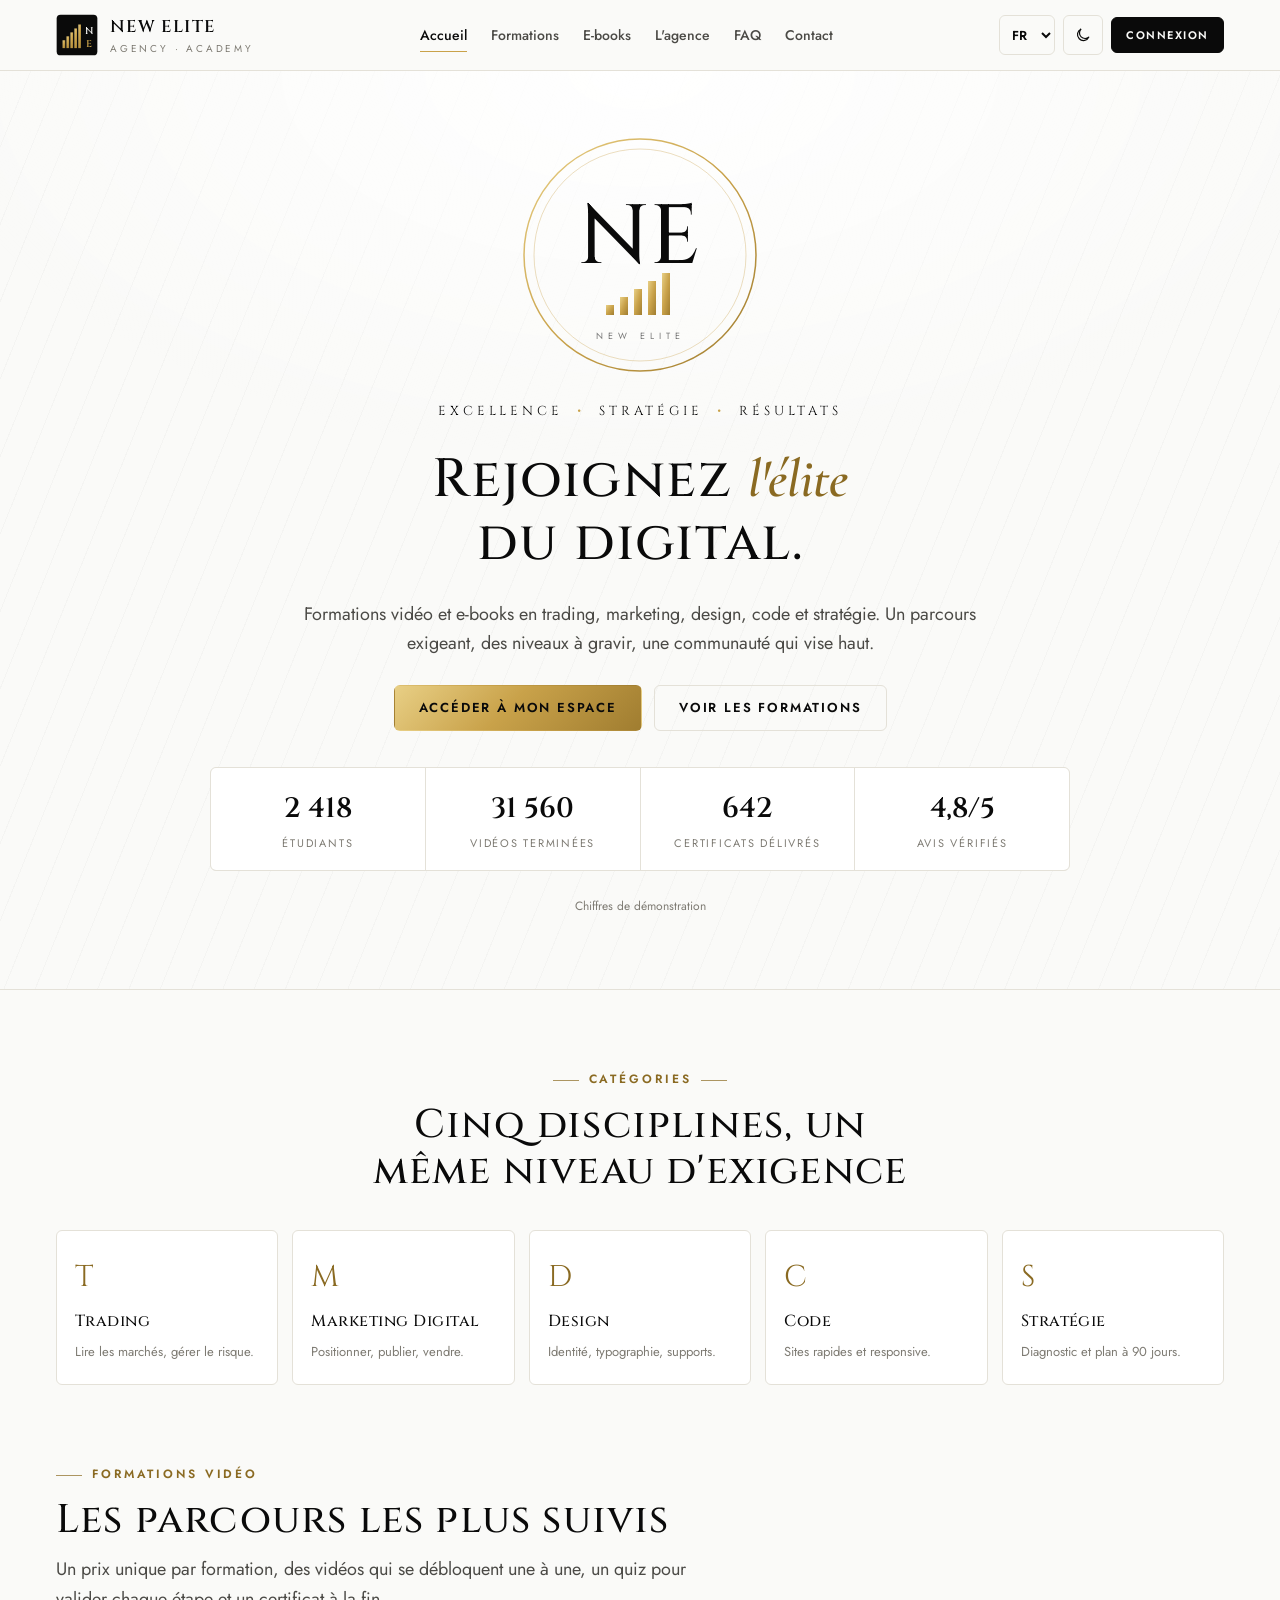
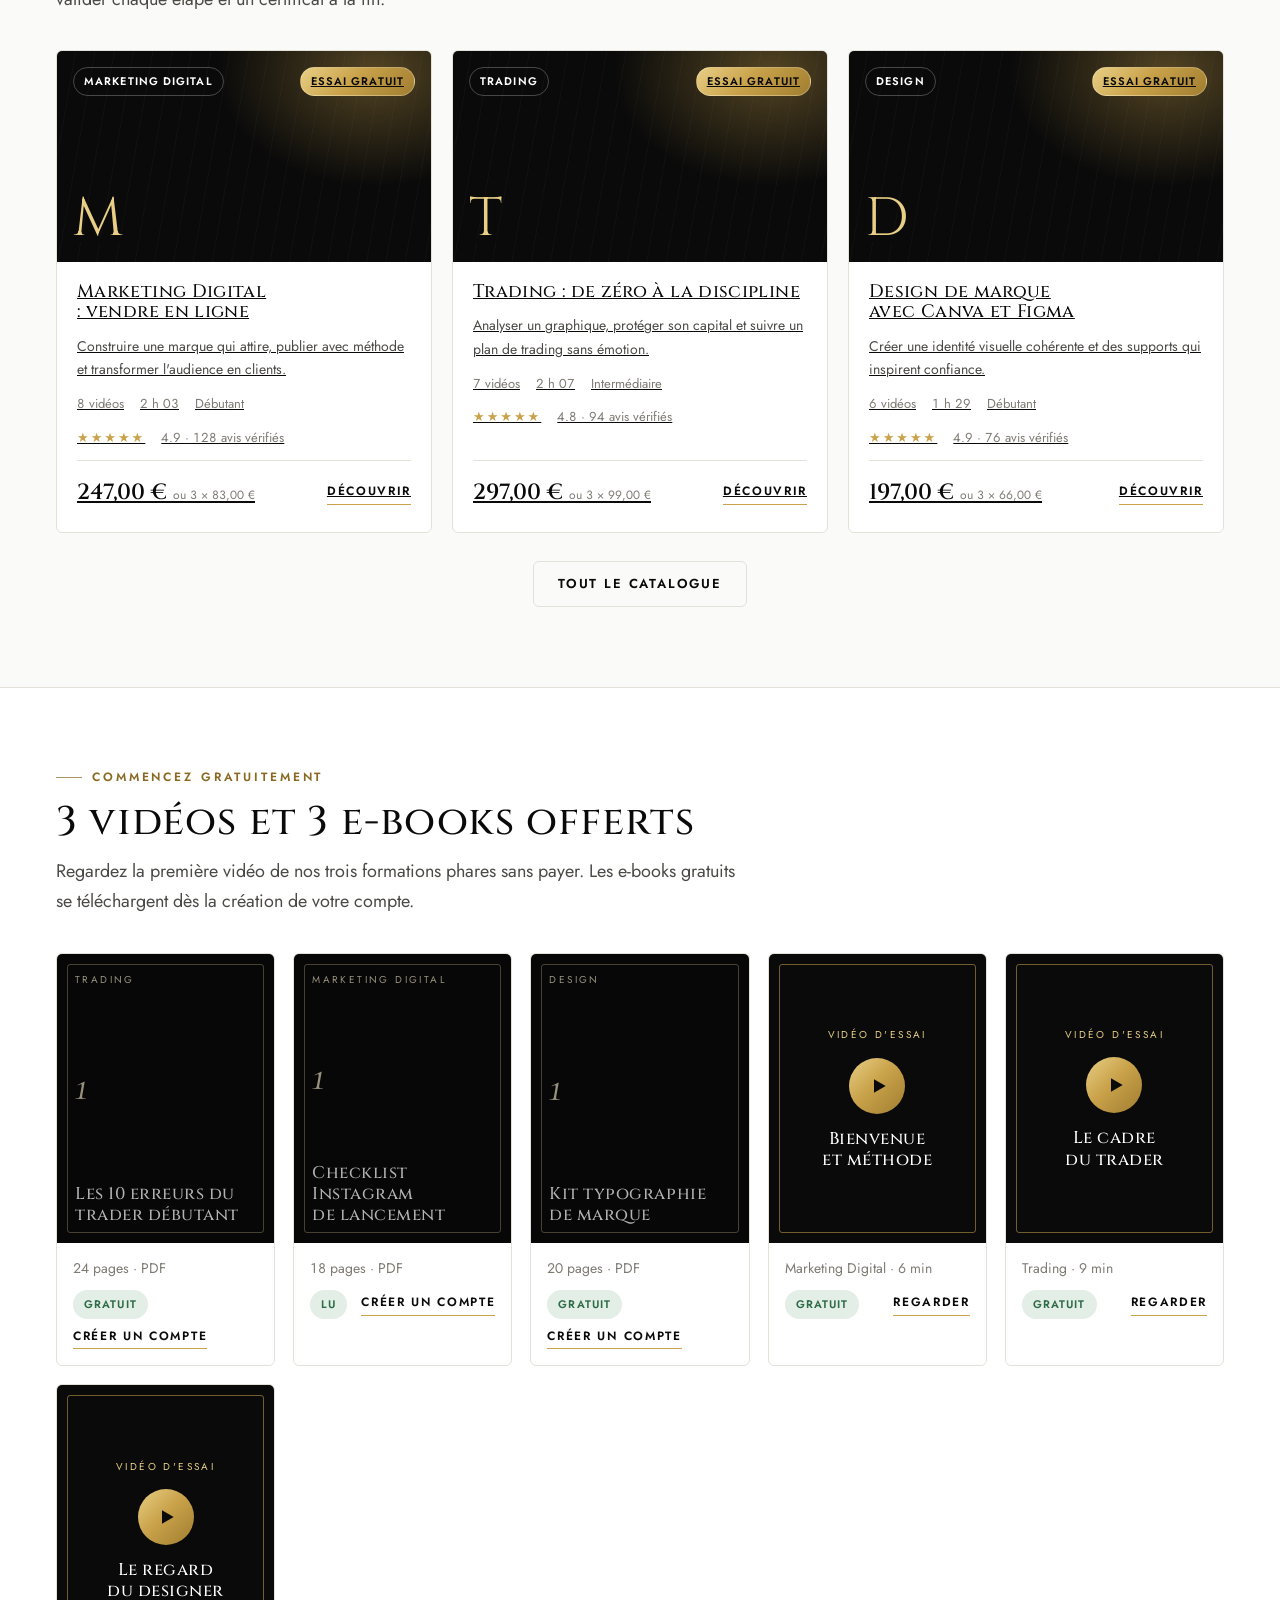
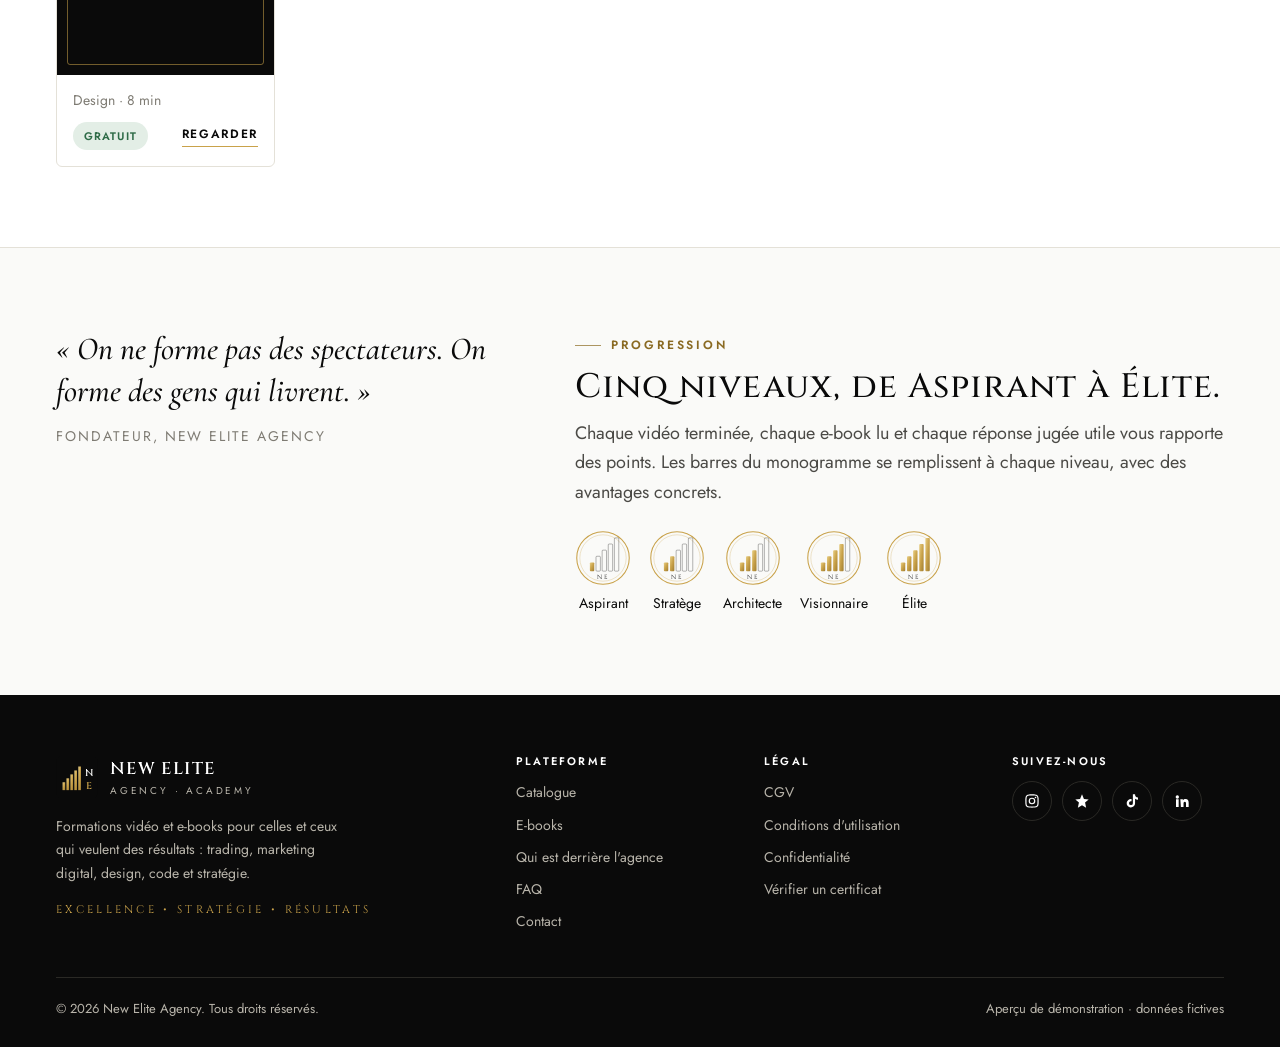
<file: new-elite-agency-site/index.html>
<!doctype html>
<html lang="fr">
<head>
<meta charset="utf-8">
<meta name="viewport" content="width=device-width, initial-scale=1, viewport-fit=cover">
<title>New Elite Academy</title>
<meta name="claude:viewport-fit-sides" content="cover">
<meta name="description" content="New Elite Agency : plateforme e-learning premium. Formations vidéo et e-books en Trading, Marketing Digital, Design, Code et Stratégie.">
<link rel="preconnect" href="https://fonts.googleapis.com">
<link rel="preconnect" href="https://fonts.gstatic.com" crossorigin>
<link rel="stylesheet" href="https://fonts.googleapis.com/css2?family=Cinzel:wght@400;500;600;700&family=Cormorant+Garamond:ital,wght@1,500;1,600&family=Jost:wght@400;500;600&display=swap">
<style>
/* Layout: maison d'excellence. Blanc cassé et noir profond, l'or réservé aux accents.
   Signature : 5 barres verticales en escalier (logo, progression, niveaux). */
:root {
  --bg: #FAFAF8;
  --surface: #FFFFFF;
  --surface-2: #F2F0EA;
  --ink: #0A0A0A;
  --ink-2: #4B4A46;
  --muted: #7E7B73;
  --line: #E4E1D8;
  --gold: #C9A24A;
  --gold-ink: #8A6A22;
  --gold-soft: #F5EEDC;
  --gold-grad: linear-gradient(135deg, #E8CF85 0%, #C9A24A 46%, #A07D30 100%);
  --night: #0A0A0A;
  --night-2: #151513;
  --night-line: #2A2925;
  --night-text: #B9B5AB;
  --ok: #2E6B47;
  --ok-bg: #E3EEE6;
  --danger: #9B2C2C;
  --danger-bg: #F5E3E1;
  --shadow: 0 18px 50px -24px rgba(10,10,10,.35);
  --display: "Cinzel", "Trajan Pro", "Times New Roman", serif;
  --accent-serif: "Cormorant Garamond", "Garamond", Georgia, serif;
  --body: "Jost", "Futura", "Segoe UI", system-ui, sans-serif;
  --r: 6px;
  --wrap: 1200px;
}
@media (prefers-color-scheme: dark) {
  :root:not([data-theme="light"]) {
    --bg: #0E0E0D; --surface: #161614; --surface-2: #1F1E1B; --ink: #F3F1EA; --ink-2: #C9C5BB; --muted: #8F8B81;
    --line: #2E2D29; --gold-ink: #DDBD68; --gold-soft: #2A2416; --ok: #86C9A0; --ok-bg: #17301F; --danger: #E79186; --danger-bg: #3A1C19;
    --shadow: 0 18px 50px -24px rgba(0,0,0,.8); color-scheme: dark;
  }
}
:root[data-theme="dark"] {
  --bg: #0E0E0D; --surface: #161614; --surface-2: #1F1E1B; --ink: #F3F1EA; --ink-2: #C9C5BB; --muted: #8F8B81;
  --line: #2E2D29; --gold-ink: #DDBD68; --gold-soft: #2A2416; --ok: #86C9A0; --ok-bg: #17301F; --danger: #E79186; --danger-bg: #3A1C19;
  --shadow: 0 18px 50px -24px rgba(0,0,0,.8); color-scheme: dark;
}
* { box-sizing: border-box; }
html { scroll-behavior: smooth; }
body { margin: 0; background: var(--bg); color: var(--ink); font: 400 16px/1.65 var(--body); -webkit-font-smoothing: antialiased; }
img { max-width: 100%; }
[hidden] { display: none !important; }
h1, h2, h3, h4 { margin: 0; font-family: var(--display); font-weight: 500; line-height: 1.15; letter-spacing: .03em; text-wrap: balance; }
p { margin: 0; }
a { color: inherit; }
button, input, select, textarea { font: inherit; color: inherit; }
button { cursor: pointer; }
:focus-visible { outline: 2px solid var(--gold); outline-offset: 3px; }
.wrap { max-width: var(--wrap); margin: 0 auto; padding-left: max(16px, env(safe-area-inset-left, 0px)); padding-right: max(16px, env(safe-area-inset-right, 0px)); }
.eyebrow { display: inline-flex; align-items: center; gap: 10px; font-size: 12px; font-weight: 600; letter-spacing: .24em; text-transform: uppercase; color: var(--gold-ink); }
.eyebrow::before, .eyebrow.both::after { content: ""; width: 26px; height: 1px; background: currentColor; opacity: .7; }
.lead { font-size: 18px; color: var(--ink-2); max-width: 62ch; }
.muted { color: var(--muted); }
.small { font-size: 14px; }
.num { font-variant-numeric: tabular-nums; }
.quote { font-family: var(--accent-serif); font-style: italic; font-weight: 500; }
.motto { display: flex; flex-wrap: wrap; justify-content: center; align-items: center; gap: 6px 14px; font-family: var(--display); font-size: 13px; letter-spacing: .3em; }
.motto i { font-style: normal; color: var(--gold); }
.view { animation: rise .45s ease both; }
@keyframes rise { from { opacity: .001; transform: translateY(10px); } to { opacity: 1; transform: none; } }

/* Buttons */
.btn { display: inline-flex; align-items: center; justify-content: center; gap: 10px; min-height: 46px; padding: 0 24px; border-radius: var(--r); border: 1px solid var(--ink); background: var(--ink); color: var(--bg); text-decoration: none; font-size: 13px; font-weight: 600; letter-spacing: .14em; text-transform: uppercase; transition: transform .15s, background .2s, color .2s, border-color .2s; }
.btn:hover { transform: translateY(-1px); }
.btn.gold { background: var(--gold-grad); border-color: transparent; color: #0A0A0A; }
.btn.ghost { background: transparent; color: var(--ink); border-color: var(--line); }
.btn.ghost:hover { border-color: var(--ink); }
.btn.sm { min-height: 36px; padding: 0 14px; font-size: 11px; }
.btn.block { width: 100%; }
.btn[disabled] { opacity: .45; cursor: not-allowed; transform: none; }
.link { background: none; border: 0; padding: 0 0 2px; border-bottom: 1px solid var(--gold); font-size: 12px; font-weight: 600; letter-spacing: .14em; text-transform: uppercase; text-decoration: none; color: var(--ink); }
.chip { display: inline-flex; align-items: center; gap: 6px; font-size: 11px; font-weight: 600; letter-spacing: .1em; text-transform: uppercase; padding: 4px 10px; border-radius: 999px; border: 1px solid var(--line); white-space: nowrap; }
.chip.gold { background: var(--gold-soft); border-color: transparent; color: var(--gold-ink); }
.chip.ok { background: var(--ok-bg); border-color: transparent; color: var(--ok); }
.chip.dark { background: var(--ink); border-color: var(--ink); color: var(--bg); }
.chip.danger { background: var(--danger-bg); border-color: transparent; color: var(--danger); }
.card { background: var(--surface); border: 1px solid var(--line); border-radius: var(--r); }

/* Staircase progress (signature motif) */
.stairs { display: inline-flex; align-items: flex-end; gap: 3px; height: 22px; }
.stairs i { width: 5px; border-radius: 1px; background: var(--line); }
.stairs i.on { background: var(--gold-grad); }
.stairs i:nth-child(1) { height: 20%; } .stairs i:nth-child(2) { height: 40%; } .stairs i:nth-child(3) { height: 60%; } .stairs i:nth-child(4) { height: 80%; } .stairs i:nth-child(5) { height: 100%; }
.bar { position: relative; height: 6px; border-radius: 3px; background: var(--surface-2); overflow: hidden; }
.bar > i { position: absolute; inset: 0 auto 0 0; background: var(--gold-grad); border-radius: 3px; transition: width .5s ease; }
.divider { display: flex; align-items: center; gap: 14px; color: var(--gold); margin: 0 auto; max-width: 240px; }
.divider::before, .divider::after { content: ""; flex: 1; height: 1px; background: var(--line); }

/* Header */
body::before { content: ""; position: fixed; inset: 0 0 auto; height: env(safe-area-inset-top, 0px); z-index: 40; background: var(--bg); }
.announce { background: var(--ink); color: var(--bg); font-size: 13px; text-align: center; padding-block: 9px; }
.announce strong { color: var(--gold); font-weight: 600; letter-spacing: .08em; }
.site-header { position: sticky; top: env(safe-area-inset-top, 0px); z-index: 30; background: color-mix(in srgb, var(--bg) 92%, transparent); backdrop-filter: blur(12px); border-bottom: 1px solid var(--line); }
.nav { display: flex; align-items: center; gap: 20px; min-height: 70px; }
.brand { display: flex; align-items: center; gap: 12px; text-decoration: none; flex: none; }
.brand svg { width: 42px; height: 42px; }
.brand b { display: block; font-family: var(--display); font-weight: 600; font-size: 17px; letter-spacing: .08em; }
.brand small { display: block; font-size: 10px; letter-spacing: .28em; text-transform: uppercase; color: var(--muted); }
.nav-links { display: flex; gap: 24px; margin: 0 auto; padding: 0; list-style: none; }
.nav-links a { text-decoration: none; font-size: 14px; font-weight: 500; color: var(--ink-2); padding-block: 6px; border-bottom: 1px solid transparent; }
.nav-links a:hover, .nav-links a.on { color: var(--ink); border-bottom-color: var(--gold); }
.nav-tools { display: flex; align-items: center; gap: 8px; }
.icon-btn { width: 40px; height: 40px; display: grid; place-items: center; border: 1px solid var(--line); border-radius: var(--r); background: transparent; }
.icon-btn svg { width: 18px; height: 18px; stroke: currentColor; fill: none; stroke-width: 1.6; }
.lang { border: 1px solid var(--line); border-radius: var(--r); background: transparent; height: 40px; padding: 0 8px; font-size: 13px; font-weight: 600; }
.menu-btn { display: none; }
.mobile-menu { display: none; }

/* Hero */
.hero { position: relative; overflow: hidden; border-bottom: 1px solid var(--line); background:
  radial-gradient(80% 60% at 50% 0%, var(--surface) 0%, transparent 70%),
  repeating-linear-gradient(112deg, transparent 0 28px, color-mix(in srgb, var(--ink) 2.5%, transparent) 28px 29px), var(--bg); }
.hero-in { display: grid; justify-items: center; text-align: center; gap: 26px; padding-block: 64px 72px; }
.monogram { width: min(240px, 62vw); max-width: 100%; }
.hero h1 { font-size: clamp(30px, 5vw, 54px); max-width: 20ch; }
.hero h1 em { font-family: var(--accent-serif); font-style: italic; font-weight: 600; letter-spacing: 0; color: var(--gold-ink); text-transform: none; }
.hero .lead { margin-inline: auto; }
.row { display: flex; flex-wrap: wrap; gap: 12px; align-items: center; }
.center { justify-content: center; }
.proof { display: grid; grid-template-columns: repeat(4, 1fr); gap: 1px; background: var(--line); border: 1px solid var(--line); border-radius: var(--r); overflow: hidden; width: 100%; max-width: 860px; margin-top: 10px; }
.proof div { background: var(--surface); padding: 18px 12px; display: grid; gap: 2px; }
.proof strong { font-family: var(--display); font-size: 28px; font-weight: 600; font-variant-numeric: tabular-nums; }
.proof span { font-size: 11px; letter-spacing: .16em; text-transform: uppercase; color: var(--muted); }

section.block { padding-block: 80px; }
.head { display: grid; gap: 12px; margin-bottom: 36px; max-width: 760px; }
.head.c { justify-items: center; text-align: center; margin-inline: auto; }
.head h2 { font-size: clamp(26px, 3.6vw, 40px); }

/* Categories + course cards */
.cats { display: grid; grid-template-columns: repeat(5, 1fr); gap: 14px; }
.cat { padding: 22px 18px; display: grid; gap: 10px; text-decoration: none; transition: border-color .2s, transform .2s; }
.cat:hover { border-color: var(--gold); transform: translateY(-2px); }
.cat .glyph { font-family: var(--display); font-size: 30px; color: var(--gold-ink); }
.cat h3 { font-size: 16px; }
.cat p { font-size: 13px; color: var(--muted); }
.grid3 { display: grid; grid-template-columns: repeat(3, 1fr); gap: 20px; }
.grid3 > *, .grid2 > * { min-width: 0; }
.grid2 { display: grid; grid-template-columns: 1fr 1fr; gap: 20px; }
.course { display: flex; flex-direction: column; overflow: hidden; transition: border-color .2s, transform .2s; }
.course:hover { border-color: var(--gold); transform: translateY(-3px); }
.thumb { position: relative; aspect-ratio: 16 / 9; max-width: 100%; background: var(--night); color: #fff; display: flex; flex-direction: column; justify-content: space-between; padding: 16px; overflow: hidden; }
.thumb::before { content: ""; position: absolute; inset: 0; background: radial-gradient(70% 90% at 85% 10%, rgba(201,162,74,.38), transparent 60%), repeating-linear-gradient(100deg, transparent 0 18px, rgba(255,255,255,.025) 18px 19px); }
.thumb > * { position: relative; }
.thumb .big { font-family: var(--display); font-size: 54px; line-height: 1; color: #E8CF85; }
.thumb .top { display: flex; justify-content: space-between; gap: 8px; }
.thumb .chip { border-color: rgba(255,255,255,.25); color: #fff; }
.thumb .chip.gold { background: var(--gold-grad); color: #0A0A0A; }
.course-body { padding: 20px; display: flex; flex-direction: column; gap: 12px; flex: 1; }
.course-body h3 { font-size: 18px; letter-spacing: .02em; }
.course-body p { font-size: 14px; color: var(--ink-2); }
.meta { display: flex; flex-wrap: wrap; gap: 6px 16px; font-size: 13px; color: var(--muted); font-variant-numeric: tabular-nums; }
.price-row { margin-top: auto; padding-top: 14px; border-top: 1px solid var(--line); display: flex; align-items: center; justify-content: space-between; gap: 10px; }
.price { font-family: var(--display); font-size: 22px; font-weight: 600; font-variant-numeric: tabular-nums; }
.price small { font-family: var(--body); font-size: 12px; color: var(--muted); font-weight: 400; letter-spacing: 0; }
.stars { color: var(--gold); letter-spacing: 2px; font-size: 13px; }

/* E-book cards */
.books { display: grid; grid-template-columns: repeat(auto-fill, minmax(190px, 1fr)); gap: 18px; }
.book { display: flex; flex-direction: column; overflow: hidden; min-width: 0; }
.cover { position: relative; aspect-ratio: 3 / 4; max-width: 100%; background: var(--night); color: #fff; padding: 18px; display: flex; flex-direction: column; justify-content: space-between; overflow: hidden; }
.cover::after { content: ""; position: absolute; inset: 10px; border: 1px solid rgba(201,162,74,.55); border-radius: 3px; pointer-events: none; }
.cover small { font-size: 10px; letter-spacing: .24em; text-transform: uppercase; color: #E8CF85; }
.cover h4 { font-size: 17px; line-height: 1.25; letter-spacing: .03em; }
.cover .vol { font-family: var(--accent-serif); font-style: italic; font-size: 44px; color: #E8CF85; line-height: 1; }
.book.locked .cover { filter: grayscale(.6) brightness(.7); }
.book-body { padding: 14px 16px 16px; display: grid; gap: 10px; }
.book-body .between { display: flex; justify-content: space-between; align-items: center; gap: 8px; flex-wrap: wrap; }

/* Filters + search */
.toolbar { display: flex; flex-wrap: wrap; gap: 12px; align-items: center; justify-content: space-between; margin-bottom: 26px; }
.seg { display: flex; flex-wrap: wrap; gap: 6px; }
.seg button { border: 1px solid var(--line); background: var(--surface); border-radius: 999px; padding: 7px 14px; font-size: 13px; }
.seg button[aria-pressed="true"] { background: var(--ink); color: var(--bg); border-color: var(--ink); }
.search { display: flex; align-items: center; gap: 8px; border: 1px solid var(--line); background: var(--surface); border-radius: var(--r); padding: 0 12px; min-height: 42px; min-width: 0; flex: 1 1 260px; max-width: 380px; }
.search input { border: 0; background: transparent; outline: none; width: 100%; min-height: 40px; }
.search svg { width: 16px; height: 16px; stroke: var(--muted); fill: none; stroke-width: 1.8; flex: none; }

/* Course page */
.course-hero { background: var(--night); color: #F3F1EA; padding-block: 48px; }
.course-hero .eyebrow { color: #E8CF85; }
.course-hero h1 { font-size: clamp(28px, 4.4vw, 46px); margin-top: 12px; }
.course-hero .lead { color: var(--night-text); margin-top: 14px; }
.course-hero .meta { color: var(--night-text); margin-top: 16px; }
.course-layout { display: grid; grid-template-columns: minmax(0, 1fr) 360px; gap: 40px; align-items: start; padding-block: 44px 80px; }
.sticky-buy { position: sticky; top: calc(env(safe-area-inset-top, 0px) + 90px); padding: 22px; display: grid; gap: 14px; box-shadow: var(--shadow); }
.sticky-buy .trailer { aspect-ratio: 16 / 9; max-width: 100%; border-radius: 4px; background: var(--night); display: grid; place-items: center; color: #fff; position: relative; overflow: hidden; }
.sticky-buy .trailer::before { content: ""; position: absolute; inset: 0; background: radial-gradient(60% 80% at 80% 20%, rgba(201,162,74,.4), transparent 60%); }
.play { position: relative; width: 56px; height: 56px; border-radius: 50%; background: var(--gold-grad); display: grid; place-items: center; border: 0; }
.play svg { width: 20px; height: 20px; fill: #0A0A0A; margin-left: 3px; }
.guarantee { display: flex; gap: 10px; align-items: flex-start; font-size: 13px; color: var(--ink-2); background: var(--surface-2); padding: 10px 12px; border-radius: 4px; }
.guarantee svg { width: 18px; height: 18px; stroke: var(--gold-ink); fill: none; stroke-width: 1.8; flex: none; margin-top: 2px; }
.section-card { padding: 28px; display: grid; gap: 16px; }
.section-card h2 { font-size: 22px; }
.ticks { list-style: none; margin: 0; padding: 0; display: grid; grid-template-columns: 1fr 1fr; gap: 10px 24px; }
.ticks li { display: flex; gap: 10px; font-size: 15px; }
.ticks li::before { content: "◆"; color: var(--gold); font-size: 10px; margin-top: 6px; }
.program { list-style: none; margin: 0; padding: 0; border-top: 1px solid var(--line); }
.program li { display: grid; grid-template-columns: 36px 1fr auto; gap: 12px; align-items: center; padding: 12px 0; border-bottom: 1px solid var(--line); font-size: 15px; }
.program .n { font-family: var(--display); color: var(--gold-ink); font-size: 14px; }
.program .t { font-size: 13px; color: var(--muted); font-variant-numeric: tabular-nums; display: flex; gap: 8px; align-items: center; }
.review { padding: 18px 0; border-bottom: 1px solid var(--line); display: grid; gap: 6px; }
.review:last-child { border-bottom: 0; }
.review b { font-weight: 600; }
details.faq { border-bottom: 1px solid var(--line); padding: 14px 0; }
details.faq summary { cursor: pointer; font-weight: 500; list-style: none; display: flex; justify-content: space-between; gap: 12px; }
details.faq summary::after { content: "+"; color: var(--gold-ink); font-size: 20px; line-height: 1; }
details.faq[open] summary::after { content: "–"; }
details.faq p { margin-top: 10px; color: var(--ink-2); font-size: 15px; }

/* About */
.about-grid { display: grid; grid-template-columns: 5fr 7fr; gap: 56px; align-items: start; }
.about-grid > * { min-width: 0; }
.portrait { aspect-ratio: 4 / 5; max-width: 100%; border-radius: var(--r); background: var(--night); position: relative; overflow: hidden; display: grid; place-items: center; }
.portrait::before { content: ""; position: absolute; inset: 0; background: radial-gradient(70% 60% at 50% 30%, rgba(201,162,74,.35), transparent 70%); }
.portrait svg { position: relative; width: 55%; }
.big-quote { font-size: clamp(24px, 3vw, 32px); line-height: 1.3; }
.steps { display: grid; grid-template-columns: repeat(4, 1fr); gap: 0; border-top: 1px solid var(--ink); counter-reset: s; margin-top: 30px; }
.steps div { padding: 18px 18px 0 0; display: grid; gap: 6px; counter-increment: s; }
.steps div::before { content: "Étape " counter(s); font-size: 11px; font-weight: 600; letter-spacing: .16em; text-transform: uppercase; color: var(--gold-ink); }
.steps h3 { font-size: 17px; }
.steps p { font-size: 14px; color: var(--ink-2); }

/* Forms */
.form { padding: 30px; display: grid; grid-template-columns: 1fr 1fr; gap: 18px; }
.field { display: grid; gap: 6px; min-width: 0; }
.field.full { grid-column: 1 / -1; }
.field label { font-size: 12px; font-weight: 600; letter-spacing: .1em; text-transform: uppercase; color: var(--ink-2); }
.input, .field input, .field select, .field textarea { width: 100%; min-height: 46px; padding: 10px 14px; background: var(--bg); border: 1px solid var(--line); border-radius: var(--r); }
.field textarea { min-height: 110px; resize: vertical; }
.field input:focus, .field select:focus, .field textarea:focus, .input:focus { outline: none; border-color: var(--gold); }
.notice { padding: 12px 14px; border-radius: 4px; font-size: 14px; }
.notice.ok { background: var(--ok-bg); color: var(--ok); }
.notice.err { background: var(--danger-bg); color: var(--danger); }
.notice.gold { background: var(--gold-soft); color: var(--ink); }

/* Footer */
.site-footer { background: var(--night); color: var(--night-text); padding-block: 60px 28px; }
.foot { display: grid; grid-template-columns: 2fr 1fr 1fr 1fr; gap: 36px; }
.foot > * { min-width: 0; }
.site-footer .brand b { color: #fff; }
.site-footer .brand small { color: var(--night-text); }
.site-footer h4 { font-family: var(--body); font-size: 11px; font-weight: 600; letter-spacing: .2em; text-transform: uppercase; color: #fff; margin-bottom: 14px; }
.site-footer ul { list-style: none; margin: 0; padding: 0; display: grid; gap: 9px; font-size: 14px; }
.site-footer a { color: var(--night-text); text-decoration: none; }
.site-footer a:hover { color: #fff; }
.socials { display: flex; gap: 10px; flex-wrap: wrap; }
.socials a { width: 40px; height: 40px; border: 1px solid var(--night-line); border-radius: 50%; display: grid; place-items: center; color: #fff; }
.socials a:hover { border-color: var(--gold); color: var(--gold); }
.socials svg { width: 16px; height: 16px; fill: currentColor; }
.foot-bottom { margin-top: 44px; padding-top: 20px; border-top: 1px solid var(--night-line); display: flex; flex-wrap: wrap; gap: 12px; justify-content: space-between; font-size: 13px; }

/* App shell (student + admin) */
.app { display: grid; grid-template-columns: 250px minmax(0, 1fr); min-height: calc(100vh - 71px); }
.side { background: var(--night); color: var(--night-text); padding: 24px 14px; display: flex; flex-direction: column; gap: 22px; }
.who { display: flex; gap: 12px; align-items: center; padding: 0 8px; }
.avatar { width: 42px; height: 42px; border-radius: 50%; background: var(--gold-grad); color: #0A0A0A; display: grid; place-items: center; font-weight: 600; flex: none; }
.who strong { display: block; color: #fff; font-size: 15px; font-weight: 500; }
.who span { font-size: 12px; }
.side nav { display: grid; gap: 2px; }
.side nav a { display: flex; align-items: center; gap: 12px; padding: 10px 12px; border-radius: 4px; text-decoration: none; color: var(--night-text); font-size: 14px; border-left: 2px solid transparent; }
.side nav a:hover { color: #fff; }
.side nav a.on { color: #fff; background: rgba(255,255,255,.05); border-left-color: var(--gold); }
.side nav svg { width: 18px; height: 18px; stroke: currentColor; fill: none; stroke-width: 1.6; flex: none; }
.side .lvl { margin: 0 8px; padding: 14px; border: 1px solid var(--night-line); border-radius: var(--r); display: grid; gap: 8px; }
.side .lvl b { color: #fff; font-family: var(--display); font-weight: 500; letter-spacing: .08em; }
.side .lvl .bar { background: var(--night-line); }
.side .bottom { margin-top: auto; display: grid; gap: 8px; padding: 0 8px; }
.side .bottom button { background: none; border: 1px solid var(--night-line); color: var(--night-text); min-height: 38px; border-radius: 4px; font-size: 13px; }
.side .bottom button:hover { color: #fff; border-color: var(--gold); }
.main { padding: 34px max(16px, 3vw) 64px; display: grid; gap: 28px; align-content: start; min-width: 0; }
.main-head { display: flex; flex-wrap: wrap; align-items: flex-end; justify-content: space-between; gap: 16px; }
.main-head h1 { font-size: clamp(24px, 3vw, 34px); }
.main-head p { color: var(--ink-2); margin-top: 6px; }
.tabs-m { display: none; }
.kpis { display: grid; grid-template-columns: repeat(4, 1fr); gap: 1px; background: var(--line); border: 1px solid var(--line); border-radius: var(--r); overflow: hidden; }
.kpi { background: var(--surface); padding: 18px 20px; display: grid; gap: 4px; }
.kpi span { font-size: 11px; font-weight: 600; letter-spacing: .14em; text-transform: uppercase; color: var(--muted); }
.kpi strong { font-family: var(--display); font-size: 30px; font-weight: 600; font-variant-numeric: tabular-nums; line-height: 1.15; }
.kpi small { font-size: 13px; color: var(--ink-2); }
.kpi small.up { color: var(--ok); }
.panel { padding: 22px; display: grid; gap: 16px; }
.panel-h { display: flex; justify-content: space-between; align-items: baseline; gap: 12px; flex-wrap: wrap; }
.panel-h h2 { font-size: 18px; }
.level-card { background: var(--night); color: #F3F1EA; border-radius: var(--r); padding: 24px; display: grid; grid-template-columns: auto 1fr; gap: 22px; align-items: center; }
.level-card svg.medal { width: 96px; height: 96px; }
.level-card h2 { font-size: 24px; letter-spacing: .1em; }
.level-card .bar { background: var(--night-line); margin-top: 10px; }
.level-card ul { margin: 10px 0 0; padding-left: 18px; color: var(--night-text); font-size: 14px; }
.resume { display: grid; grid-template-columns: 1fr auto; gap: 18px; align-items: center; }
.my { display: grid; gap: 10px; }
.my-row { display: grid; grid-template-columns: 64px minmax(0, 1fr) auto; gap: 16px; align-items: center; padding: 14px 16px; }
.my-row .mini { width: 64px; height: 44px; border-radius: 4px; background: var(--night); display: grid; place-items: center; font-family: var(--display); color: #E8CF85; font-size: 20px; }
.my-row h3 { font-family: var(--body); font-size: 16px; font-weight: 500; letter-spacing: 0; }
.my-row .sub { font-size: 13px; color: var(--muted); font-variant-numeric: tabular-nums; }
.table-wrap { overflow-x: auto; }
table { width: 100%; border-collapse: collapse; font-size: 14px; }
th { text-align: left; font-size: 11px; font-weight: 600; letter-spacing: .12em; text-transform: uppercase; color: var(--muted); padding: 10px 12px; border-bottom: 1px solid var(--line); white-space: nowrap; }
td { padding: 12px; border-bottom: 1px solid var(--line); font-variant-numeric: tabular-nums; }
tr:last-child td { border-bottom: 0; }
td.r, th.r { text-align: right; }

/* Player */
.player-layout { display: grid; grid-template-columns: minmax(0, 1fr) 320px; gap: 24px; align-items: start; }
.player { background: #000; border-radius: var(--r); overflow: hidden; color: #fff; user-select: none; }
.screen { position: relative; aspect-ratio: 16 / 9; max-width: 100%; display: grid; place-items: center; background: radial-gradient(60% 80% at 75% 25%, rgba(201,162,74,.28), transparent 60%), linear-gradient(160deg, #141412, #050505); overflow: hidden; }
.screen .slide { position: absolute; inset: 0; display: grid; place-content: center; text-align: center; gap: 10px; padding: 24px; }
.screen .slide h3 { font-size: clamp(18px, 3vw, 30px); color: #fff; }
.screen .slide p { color: #B9B5AB; font-size: 14px; }
.wm { position: absolute; font-size: 12px; color: rgba(255,255,255,.28); pointer-events: none; white-space: nowrap; transition: left 2s linear, top 2s linear; }
.caption { position: absolute; left: 50%; bottom: 14px; transform: translateX(-50%); background: rgba(0,0,0,.72); padding: 4px 10px; font-size: 14px; border-radius: 3px; max-width: 90%; text-align: center; }
.pause-note { position: absolute; top: 12px; left: 12px; background: rgba(155,44,44,.9); padding: 6px 10px; font-size: 12px; border-radius: 3px; }
.controls { display: flex; flex-wrap: wrap; align-items: center; gap: 10px; padding: 10px 14px; background: #0D0D0C; }
.controls button, .controls select { background: transparent; border: 1px solid #2A2925; color: #fff; border-radius: 4px; min-height: 34px; padding: 0 10px; font-size: 13px; }
.controls select option { color: #000; }
.track { flex: 1 1 200px; height: 6px; background: #2A2925; border-radius: 3px; position: relative; cursor: pointer; min-width: 120px; }
.track .seen { position: absolute; inset: 0 auto 0 0; background: #4A4840; border-radius: 3px; }
.track .pos { position: absolute; inset: 0 auto 0 0; background: var(--gold-grad); border-radius: 3px; }
.time { font-size: 13px; font-variant-numeric: tabular-nums; color: #B9B5AB; }
.lessons { list-style: none; margin: 0; padding: 0; display: grid; gap: 2px; max-height: 460px; overflow: auto; }
.lessons button { width: 100%; text-align: left; display: grid; grid-template-columns: 24px 1fr auto; gap: 10px; align-items: center; padding: 10px; border: 0; background: transparent; border-radius: 4px; font-size: 14px; }
.lessons button:hover:not([disabled]) { background: var(--surface-2); }
.lessons button.on { background: var(--gold-soft); }
.lessons button[disabled] { opacity: .5; cursor: not-allowed; }
.lessons .ic { width: 22px; height: 22px; border-radius: 50%; border: 1px solid var(--line); display: grid; place-items: center; font-size: 11px; }
.lessons .ic.done { background: var(--ok); border-color: var(--ok); color: var(--surface); }
.chapters { display: flex; flex-wrap: wrap; gap: 8px; }
.chapters button { border: 1px solid var(--line); background: var(--surface); border-radius: 999px; padding: 6px 12px; font-size: 13px; }
.notes-list { list-style: none; margin: 0; padding: 0; display: grid; gap: 8px; }
.notes-list li { display: grid; grid-template-columns: auto 1fr; gap: 10px; font-size: 14px; }
.notes-list .ts { font-variant-numeric: tabular-nums; color: var(--gold-ink); font-weight: 600; background: none; border: 0; padding: 0; }
.quiz { display: grid; gap: 18px; }
.quiz fieldset { border: 1px solid var(--line); border-radius: var(--r); padding: 16px; display: grid; gap: 8px; margin: 0; }
.quiz legend { font-weight: 500; padding: 0 6px; }
.quiz label { display: flex; gap: 10px; align-items: center; font-size: 15px; }
.quiz input { accent-color: var(--gold); }

/* E-book reader */
.reader { max-width: 760px; margin: 0 auto; width: 100%; padding: 40px clamp(20px, 5vw, 56px); border-radius: var(--r); border: 1px solid var(--line); background: var(--surface); }
.reader.night { background: #121211; color: #E9E6DD; border-color: #2E2D29; }
.reader h1 { font-size: clamp(24px, 3vw, 32px); }
.reader .body { display: grid; gap: 16px; margin-top: 20px; }
.reader-tools { display: flex; flex-wrap: wrap; gap: 8px; justify-content: center; }

/* Leaderboard + forum */
.podium { display: grid; grid-template-columns: repeat(3, 1fr); gap: 14px; }
.podium .card { padding: 20px; display: grid; justify-items: center; text-align: center; gap: 8px; }
.podium svg { width: 64px; height: 64px; }
.rank-list { display: grid; gap: 4px; }
.rank-row { display: grid; grid-template-columns: 34px 40px minmax(0, 1fr) auto auto; gap: 12px; align-items: center; padding: 10px 14px; border-radius: 4px; }
.rank-row.me { background: var(--gold-soft); }
.rank-row .pos { font-family: var(--display); font-weight: 600; color: var(--gold-ink); text-align: center; }
.rank-row svg { width: 36px; height: 36px; }
.thread { padding: 16px 18px; display: grid; grid-template-columns: minmax(0, 1fr) auto; gap: 10px; text-decoration: none; }
.thread:hover { border-color: var(--gold); }
.thread h3 { font-family: var(--body); font-weight: 500; font-size: 16px; letter-spacing: 0; }
.post { padding: 18px; display: grid; gap: 10px; }
.post .by { display: flex; align-items: center; gap: 10px; flex-wrap: wrap; font-size: 14px; }
.post .by svg { width: 26px; height: 26px; }
.post .acts { display: flex; gap: 10px; flex-wrap: wrap; }
.post .acts button { background: none; border: 1px solid var(--line); border-radius: 999px; padding: 4px 12px; font-size: 13px; }
.post .acts button[aria-pressed="true"] { border-color: var(--gold); color: var(--gold-ink); background: var(--gold-soft); }

/* Certificate */
.cert { position: relative; padding: 36px; text-align: center; display: grid; gap: 10px; justify-items: center; background: var(--surface); border: 1px solid var(--gold); border-radius: var(--r); }
.cert::before { content: ""; position: absolute; inset: 8px; border: 1px solid var(--line); border-radius: 3px; pointer-events: none; }
.cert h3 { font-size: 22px; letter-spacing: .14em; }
.cert .name { font-family: var(--accent-serif); font-style: italic; font-size: 32px; color: var(--gold-ink); }
.cert svg { width: 64px; }

/* Admin chart */
.chart { width: 100%; height: auto; display: block; }
.chart text { fill: var(--muted); font-size: 11px; font-family: var(--body); }
.chart .val { fill: var(--ink); font-weight: 600; }
.chart rect.b { fill: var(--line); }
.chart rect.b.last { fill: var(--gold); }
.chart line { stroke: var(--line); }

/* Modal + toast */
.modal { position: fixed; inset: 0; z-index: 60; background: rgba(10,10,10,.62); display: grid; place-items: center; padding: max(16px, env(safe-area-inset-top, 0px)) max(16px, env(safe-area-inset-right, 0px)) max(16px, env(safe-area-inset-bottom, 0px)) max(16px, env(safe-area-inset-left, 0px)); }
.sheet { position: relative; width: 100%; max-width: 520px; max-height: 100%; overflow: auto; background: var(--surface); border-radius: var(--r); padding: 30px; display: grid; gap: 16px; box-shadow: var(--shadow); }
.sheet h2 { font-size: 22px; }
.x { position: absolute; top: 12px; right: 12px; width: 36px; height: 36px; border: 1px solid var(--line); background: var(--surface); border-radius: 50%; font-size: 18px; line-height: 1; }
.methods { display: grid; grid-template-columns: 1fr 1fr; gap: 8px; }
.methods label, .plans label { display: flex; align-items: center; gap: 10px; border: 1px solid var(--line); border-radius: var(--r); padding: 12px; font-size: 14px; cursor: pointer; }
.methods input, .plans input { accent-color: var(--gold); }
.methods label:has(input:checked), .plans label:has(input:checked) { border-color: var(--gold); background: var(--gold-soft); }
.plans { display: grid; gap: 8px; }
.sum { display: grid; gap: 6px; font-size: 14px; border-top: 1px solid var(--line); padding-top: 12px; }
.sum div { display: flex; justify-content: space-between; gap: 12px; font-variant-numeric: tabular-nums; }
.sum .total { font-size: 18px; font-weight: 600; }
.dots { display: flex; gap: 6px; justify-content: center; }
.dots i { width: 22px; height: 3px; background: var(--line); border-radius: 2px; }
.dots i.on { background: var(--gold); }
.toast { position: fixed; left: 50%; bottom: max(20px, env(safe-area-inset-bottom, 0px)); transform: translateX(-50%); z-index: 70; background: var(--ink); color: var(--bg); padding: 12px 18px; border-radius: var(--r); font-size: 14px; box-shadow: var(--shadow); max-width: calc(100% - 32px); }
.demo-flag { font-size: 12px; color: var(--muted); }

/* 404 */
.err { display: grid; justify-items: center; text-align: center; gap: 18px; padding-block: 100px; }
.err .code { font-family: var(--display); font-size: clamp(64px, 14vw, 140px); line-height: 1; background: var(--gold-grad); -webkit-background-clip: text; background-clip: text; color: transparent; }

/* Responsive */
@media (max-width: 1080px) {
  .cats { grid-template-columns: repeat(3, 1fr); }
  .grid3 { grid-template-columns: 1fr 1fr; }
  .course-layout, .player-layout { grid-template-columns: 1fr; }
  .sticky-buy { position: static; }
  .about-grid { grid-template-columns: 1fr; }
  .foot { grid-template-columns: 1fr 1fr; }
  .app { grid-template-columns: 1fr; }
  .side { display: none; }
  .tabs-m { display: flex; gap: 6px; overflow-x: auto; padding-bottom: 4px; }
  .tabs-m a { flex: none; text-decoration: none; border: 1px solid var(--line); background: var(--surface); border-radius: 999px; padding: 8px 14px; font-size: 13px; }
  .tabs-m a.on { background: var(--ink); color: var(--bg); border-color: var(--ink); }
  .kpis { grid-template-columns: 1fr 1fr; }
}
@media (max-width: 820px) {
  .nav-links { display: none; }
  .nav { justify-content: space-between; }
  .menu-btn { display: grid; }
  .mobile-menu.open { display: grid; gap: 0; padding: 6px max(16px, env(safe-area-inset-right, 0px)) 16px max(16px, env(safe-area-inset-left, 0px)); border-top: 1px solid var(--line); }
  .mobile-menu a { padding: 13px 0; border-bottom: 1px solid var(--line); text-decoration: none; }
  .nav-tools .lang, .nav-tools .theme-btn { display: none; }
  .mobile-menu .row { padding-top: 14px; }
  .proof { grid-template-columns: 1fr 1fr; }
  .steps { grid-template-columns: 1fr 1fr; }
  .ticks { grid-template-columns: 1fr; }
  .podium { grid-template-columns: 1fr; }
}
@media (max-width: 620px) {
  section.block { padding-block: 56px; }
  .cats { grid-template-columns: 1fr 1fr; }
  .grid3, .grid2 { grid-template-columns: 1fr; }
  .form { grid-template-columns: 1fr; padding: 22px 18px; }
  .steps { grid-template-columns: 1fr; }
  .foot { grid-template-columns: 1fr; }
  .books { grid-template-columns: repeat(auto-fill, minmax(150px, 1fr)); gap: 12px; }
  .cover h4 { font-size: 15px; }
  .level-card { grid-template-columns: 1fr; justify-items: start; }
  .resume { grid-template-columns: 1fr; }
  .my-row { grid-template-columns: 48px minmax(0, 1fr); }
  .my-row .mini { width: 48px; height: 36px; font-size: 16px; }
  .my-row > :last-child { grid-column: 1 / -1; }
  .rank-row { grid-template-columns: 28px 34px minmax(0, 1fr) auto; }
  .rank-row .hide-s { display: none; }
  .methods { grid-template-columns: 1fr; }
  .sheet { padding: 24px 18px; }
  .brand small { display: none; }
}
@media (prefers-reduced-motion: reduce) {
  *, *::before, *::after { animation: none !important; transition: none !important; }
  html { scroll-behavior: auto; }
}
</style>
</head>
<body>

<div class="announce" id="announce" hidden></div>
<header class="site-header">
  <div class="wrap nav">
    <a class="brand" href="#accueil" aria-label="New Elite Agency, accueil">
      <svg viewBox="0 0 64 64" aria-hidden="true" id="logoMark"></svg>
      <span><b>NEW ELITE</b><small>Agency · Academy</small></span>
    </a>
    <ul class="nav-links" id="navLinks"></ul>
    <div class="nav-tools">
      <select class="lang" id="lang" aria-label="Langue"><option value="fr">FR</option><option value="de">DE</option><option value="en">EN</option></select>
      <button class="icon-btn theme-btn" id="themeBtn" aria-label="Changer de thème"><svg viewBox="0 0 24 24"><path d="M20 14.5A8 8 0 1 1 9.5 4a6.5 6.5 0 0 0 10.5 10.5z"/></svg></button>
      <a class="btn sm" id="spaceBtn" href="#connexion">Connexion</a>
      <button class="icon-btn menu-btn" id="menuBtn" aria-label="Menu" aria-expanded="false"><svg viewBox="0 0 24 24"><path d="M4 7h16M4 12h16M4 17h16"/></svg></button>
    </div>
  </div>
  <div class="mobile-menu" id="mobileMenu"></div>
</header>

<main id="app"></main>

<footer class="site-footer">
  <div class="wrap">
    <div class="foot">
      <div>
        <a class="brand" href="#accueil"><svg viewBox="0 0 64 64" aria-hidden="true" class="logo2"></svg><span><b>NEW ELITE</b><small>Agency · Academy</small></span></a>
        <p class="small" style="margin-top:16px;max-width:36ch">Formations vidéo et e-books pour celles et ceux qui veulent des résultats : trading, marketing digital, design, code et stratégie.</p>
        <p style="margin-top:16px;font-family:var(--display);font-size:11px;letter-spacing:.3em;color:var(--gold)">EXCELLENCE • STRATÉGIE • RÉSULTATS</p>
      </div>
      <div><h4>Plateforme</h4><ul><li><a href="#catalogue">Catalogue</a></li><li><a href="#ebooks">E-books</a></li><li><a href="#apropos">Qui est derrière l'agence</a></li><li><a href="#faq">FAQ</a></li><li><a href="#contact">Contact</a></li></ul></div>
      <div><h4>Légal</h4><ul><li><a href="#cgv">CGV</a></li><li><a href="#cgu">Conditions d'utilisation</a></li><li><a href="#confidentialite">Confidentialité</a></li><li><a href="#verifier">Vérifier un certificat</a></li></ul></div>
      <div><h4>Suivez-nous</h4>
        <div class="socials">
          <a href="https://www.instagram.com/newelite_agency/" target="_blank" rel="noopener" aria-label="Instagram @newelite_agency"><svg viewBox="0 0 24 24"><path d="M12 7a5 5 0 1 0 0 10 5 5 0 0 0 0-10zm0 8.2a3.2 3.2 0 1 1 0-6.4 3.2 3.2 0 0 1 0 6.4zM17.3 5.5a1.2 1.2 0 1 0 0 2.4 1.2 1.2 0 0 0 0-2.4zM12 2c-2.7 0-3.1 0-4.1.1C3.9 2.3 2.3 4 2.1 7.9 2 9 2 9.3 2 12s0 3.1.1 4.1c.2 3.9 1.9 5.6 5.8 5.8 1 .1 1.4.1 4.1.1s3.1 0 4.1-.1c3.9-.2 5.6-1.9 5.8-5.8.1-1 .1-1.4.1-4.1s0-3.1-.1-4.1c-.2-3.9-1.9-5.6-5.8-5.8C15.1 2 14.7 2 12 2zm0 1.8c2.7 0 3 0 4 .1 2.8.1 4 1.4 4.1 4.1.1 1 .1 1.3.1 4s0 3-.1 4c-.1 2.7-1.4 4-4.1 4.1-1 .1-1.3.1-4 .1s-3 0-4-.1c-2.8-.1-4-1.4-4.1-4.1-.1-1-.1-1.3-.1-4s0-3 .1-4c.1-2.7 1.4-4 4.1-4.1 1-.1 1.3-.1 4-.1z"/></svg></a>
          <a href="https://www.instagram.com/neamindset/" target="_blank" rel="noopener" aria-label="Instagram @neamindset"><svg viewBox="0 0 24 24"><path d="M12 2l2.9 6.9L22 9.6l-5.4 4.8L18.2 22 12 18.3 5.8 22l1.6-7.6L2 9.6l7.1-.7z"/></svg></a>
          <a href="https://www.tiktok.com/" target="_blank" rel="noopener" aria-label="TikTok"><svg viewBox="0 0 24 24"><path d="M16.6 2h-3.3v13.3a2.9 2.9 0 1 1-2-2.8V9.1a6.3 6.3 0 1 0 5.3 6.2V8.6a7.7 7.7 0 0 0 4.4 1.4V6.7a4.4 4.4 0 0 1-4.4-4.7z"/></svg></a>
          <a href="https://www.linkedin.com/" target="_blank" rel="noopener" aria-label="LinkedIn"><svg viewBox="0 0 24 24"><path d="M4.98 3.5a2.5 2.5 0 1 1 0 5 2.5 2.5 0 0 1 0-5zM3 9.5h4V21H3zM9.5 9.5h3.8v1.6h.1c.5-1 1.8-2 3.8-2 4 0 4.8 2.6 4.8 6V21h-4v-5.2c0-1.2 0-2.8-1.7-2.8s-2 1.3-2 2.7V21h-4z"/></svg></a>
        </div>
      </div>
    </div>
    <div class="foot-bottom"><span>© 2026 New Elite Agency. Tous droits réservés.</span><span>Aperçu de démonstration · données fictives</span></div>
  </div>
</footer>

<div class="modal" id="modal" hidden role="dialog" aria-modal="true"><div class="sheet" id="sheet"></div></div>
<div class="toast" id="toast" hidden role="status"></div>

<script>
(function () {
  "use strict";

  /* ================= Données de démonstration ================= */
  var CATS = [
    { id: "trading", name: "Trading", g: "T", d: "Lire les marchés, gérer le risque." },
    { id: "marketing", name: "Marketing Digital", g: "M", d: "Positionner, publier, vendre." },
    { id: "design", name: "Design", g: "D", d: "Identité, typographie, supports." },
    { id: "code", name: "Code", g: "C", d: "Sites rapides et responsive." },
    { id: "strategie", name: "Stratégie", g: "S", d: "Diagnostic et plan à 90 jours." }
  ];
  function L(t, m) { return { t: t, m: m }; }
  var COURSES = [
    { id: "marketing", cat: "marketing", title: "Marketing Digital : vendre en ligne", level: "Débutant", price: 247, rating: 4.9, reviews: 128,
      lead: "Construire une marque qui attire, publier avec méthode et transformer l'audience en clients.",
      learn: ["Définir une cible et une offre claires", "Écrire des accroches qui arrêtent le scroll", "Planifier 30 jours de contenu", "Lancer une publicité Meta rentable", "Construire un tunnel de vente simple", "Lire ses statistiques chaque semaine"],
      pre: "Aucun. Un smartphone et un compte Instagram suffisent.", outcome: "Lancer et piloter seul la présence en ligne d'une marque.",
      lessons: [L("Bienvenue et méthode", 6), L("Votre client idéal", 14), L("L'offre qui se vend", 17), L("Accroches et formats", 19), L("Calendrier éditorial", 15), L("Publicité Meta : les bases", 22), L("Le tunnel de vente", 18), L("Mesurer et ajuster", 12)] },
    { id: "trading", cat: "trading", title: "Trading : de zéro à la discipline", level: "Intermédiaire", price: 297, rating: 4.8, reviews: 94,
      lead: "Analyser un graphique, protéger son capital et suivre un plan de trading sans émotion.",
      learn: ["Lire tendances et niveaux clés", "Utiliser les chandeliers japonais", "Calculer la taille de position", "Placer stop et objectif", "Tenir un journal de trading", "Construire son plan écrit"],
      pre: "Connaître le vocabulaire de base des marchés.", outcome: "Trader avec un plan écrit et un risque maîtrisé.",
      lessons: [L("Le cadre du trader", 9), L("Lire un graphique", 21), L("Chandeliers japonais", 18), L("Supports et résistances", 20), L("Gestion du risque", 24), L("Psychologie", 16), L("Votre plan de trading", 19)] },
    { id: "design", cat: "design", title: "Design de marque avec Canva et Figma", level: "Débutant", price: 197, rating: 4.9, reviews: 76,
      lead: "Créer une identité visuelle cohérente et des supports qui inspirent confiance.",
      learn: ["Choisir deux polices et s'y tenir", "Composer une palette de marque", "Mettre en page sur une grille", "Créer un kit Canva réutilisable", "Préparer un logo propre", "Monter un portfolio"],
      pre: "Aucun.", outcome: "Livrer une identité et des visuels de qualité professionnelle.",
      lessons: [L("Le regard du designer", 8), L("Typographie", 16), L("Couleurs", 14), L("Grilles et mise en page", 17), L("Canva en mode pro", 21), L("Portfolio", 13)] },
    { id: "code", cat: "code", title: "Créer son site de A à Z", level: "Débutant", price: 247, rating: 4.7, reviews: 61,
      lead: "HTML, CSS et JavaScript pour publier un site vitrine rapide, propre et responsive.",
      learn: ["Structurer une page en HTML", "Styliser avec CSS et Flexbox", "Rendre un site responsive", "Ajouter de l'interactivité", "Versionner avec Git", "Mettre en ligne"],
      pre: "Savoir utiliser un ordinateur.", outcome: "Publier son propre site vitrine en ligne.",
      lessons: [L("Comment marche le web", 10), L("HTML", 22), L("CSS", 25), L("Responsive", 18), L("JavaScript", 24), L("Git et GitHub", 15), L("Mise en ligne", 12)] },
    { id: "strategie", cat: "strategie", title: "Stratégie : le plan d'action 90 jours", level: "Avancé", price: 347, rating: 5.0, reviews: 38,
      lead: "Diagnostiquer une activité, choisir trois priorités et les piloter avec les bons chiffres.",
      learn: ["Faire un diagnostic en une page", "Clarifier le business model", "Choisir trois priorités", "Écrire un plan 90 jours", "Suivre 5 indicateurs", "Conduire une revue hebdomadaire"],
      pre: "Avoir une activité ou un projet en cours.", outcome: "Piloter son activité avec un plan et des chiffres.",
      lessons: [L("Le diagnostic", 18), L("Business model", 20), L("Priorités", 14), L("Plan 90 jours", 22), L("Tableau de bord", 16), L("Revue hebdomadaire", 11)] }
  ];
  var FREE_LESSONS = { marketing: 0, trading: 0, design: 0 };
  var EBOOKS = [
    { id: "eb-erreurs", cat: "trading", title: "Les 10 erreurs du trader débutant", price: 0, pages: 24 },
    { id: "eb-graph", cat: "trading", title: "Lire un graphique en 20 minutes", price: 14, pages: 38 },
    { id: "eb-risque", cat: "trading", title: "Gestion du risque", price: 19, pages: 46 },
    { id: "eb-check", cat: "marketing", title: "Checklist Instagram de lancement", price: 0, pages: 18 },
    { id: "eb-persona", cat: "marketing", title: "Persona et positionnement", price: 12, pages: 32 },
    { id: "eb-accroche", cat: "marketing", title: "100 accroches qui convertissent", price: 17, pages: 52 },
    { id: "eb-meta", cat: "marketing", title: "Meta Ads pas à pas", price: 24, pages: 64 },
    { id: "eb-typo", cat: "design", title: "Kit typographie de marque", price: 0, pages: 20 },
    { id: "eb-couleur", cat: "design", title: "Couleurs et identité", price: 14, pages: 36 },
    { id: "eb-html", cat: "code", title: "HTML et CSS : l'essentiel", price: 16, pages: 58 },
    { id: "eb-js", cat: "code", title: "JavaScript pour débutants", price: 19, pages: 72 },
    { id: "eb-diag", cat: "strategie", title: "Diagnostic d'entreprise", price: 22, pages: 40 },
    { id: "eb-90", cat: "strategie", title: "Le plan d'action 90 jours", price: 29, pages: 54 }
  ];
  var LEVELS = [
    { name: "Aspirant", min: 0, perks: ["Accès au forum", "Classement visible"] },
    { name: "Stratège", min: 500, perks: ["5 % de réduction sur les e-books", "Badge doré sur le forum"] },
    { name: "Architecte", min: 1500, perks: ["10 % sur e-books et formations", "Avant-première 48 h", "Points doublés sur les défis"] },
    { name: "Visionnaire", min: 3500, perks: ["15 % de réduction", "Un e-book offert par trimestre", "Salon privé du forum", "Pseudo mis en avant"] },
    { name: "Élite", min: 7000, perks: ["20 % de réduction", "Une formation offerte par an", "Q&R mensuelle en direct", "Certificat « Membre Élite »"] }
  ];
  var LEVEL_DISC = [0, 0.05, 0.10, 0.15, 0.20];
  var PROMOS = { ELITE10: 0.10, BIENVENUE15: 0.15 };
  var BOARD = [
    { n: "Kofi A.", p: 7420 }, { n: "Léa Dossou", p: 4180 }, { n: "Yann K.", p: 2860 },
    { n: "Ama Mensah", p: 0, me: true }, { n: "Sarah B.", p: 1105 }, { n: "Moussa T.", p: 980 },
    { n: "Inès L.", p: 760 }, { n: "David E.", p: 540 }, { n: "Fatou S.", p: 310 }, { n: "Marc O.", p: 120 }
  ];
  var FORUM = [
    { id: "t1", cat: "marketing", title: "Quelle fréquence de publication pour un compte qui démarre ?", by: "Inès L.", lvl: 1, ago: "il y a 2 h", body: "Je lance le compte de ma boutique de bijoux. Vaut-il mieux 1 post par jour ou 3 par semaine mais plus soignés ?",
      replies: [{ by: "Léa Dossou", lvl: 3, body: "3 par semaine, réguliers, valent mieux que 7 bâclés. Ajoute des stories tous les jours : c'est là que se crée la relation.", useful: 14 }, { by: "Kofi A.", lvl: 4, body: "Garde le même jour et la même heure pendant un mois, puis compare tes statistiques.", useful: 9 }] },
    { id: "t2", cat: "trading", title: "Où placer mon stop sur un breakout ?", by: "Moussa T.", lvl: 1, ago: "hier", body: "Quand le prix casse une résistance, je mets mon stop juste sous la résistance mais je me fais sortir souvent. Une idée ?",
      replies: [{ by: "Kofi A.", lvl: 4, body: "Sous le dernier creux plutôt que sous le niveau, et réduis la taille de position pour garder le même risque en euros.", useful: 21 }] },
    { id: "t3", cat: "design", title: "Cinzel ou Cormorant pour un logo de luxe ?", by: "Fatou S.", lvl: 0, ago: "il y a 3 j", body: "Je prépare l'identité d'un salon de beauté haut de gamme. Laquelle tient le mieux en petit ?", replies: [] },
    { id: "t4", cat: "reussite", title: "Premier client signé à 450 € grâce au module tunnel de vente", by: "Sarah B.", lvl: 1, ago: "il y a 4 j", body: "J'ai appliqué la méthode du module 7 à mon offre de community management. Premier contrat signé cette semaine. Merci à tous pour vos retours !", replies: [{ by: "Léa Dossou", lvl: 3, body: "Bravo Sarah, c'est mérité !", useful: 6 }] },
    { id: "t5", cat: "code", title: "Mon site s'affiche mal sur iPhone", by: "David E.", lvl: 1, ago: "il y a 5 j", body: "Tout est bien sur ordinateur mais le menu déborde sur mobile.", replies: [] }
  ];
  var FORUM_CATS = CATS.concat([{ id: "reussite", name: "Mur de réussite", g: "★", d: "Vos résultats, vos victoires." }, { id: "prive", name: "Salon privé", g: "◆", d: "Réservé Visionnaire et Élite." }]);

  /* ================= Traductions de l'interface ================= */
  var I18N = {
    fr: { home: "Accueil", catalog: "Formations", ebooks: "E-books", about: "L'agence", faq: "FAQ", contact: "Contact", login: "Connexion", space: "Mon espace",
      heroT: "Rejoignez <em>l'élite</em> du digital.", heroL: "Formations vidéo et e-books en trading, marketing, design, code et stratégie. Un parcours exigeant, des niveaux à gravir, une communauté qui vise haut.",
      cta1: "Accéder à mon espace", cta2: "Voir les formations", freeT: "Commencez gratuitement", catsT: "Cinq disciplines, un même niveau d'exigence" },
    de: { home: "Start", catalog: "Kurse", ebooks: "E-Books", about: "Die Agentur", faq: "FAQ", contact: "Kontakt", login: "Anmelden", space: "Mein Bereich",
      heroT: "Werde Teil der <em>digitalen Elite</em>.", heroL: "Videokurse und E-Books zu Trading, Marketing, Design, Code und Strategie. Ein anspruchsvoller Weg, Level zum Aufsteigen und eine ehrgeizige Community.",
      cta1: "Zu meinem Bereich", cta2: "Kurse ansehen", freeT: "Kostenlos starten", catsT: "Fünf Disziplinen, ein Anspruch" },
    en: { home: "Home", catalog: "Courses", ebooks: "E-books", about: "The agency", faq: "FAQ", contact: "Contact", login: "Log in", space: "My space",
      heroT: "Join the <em>digital elite</em>.", heroL: "Video courses and e-books in trading, marketing, design, code and strategy. A demanding path, levels to climb and a community that aims high.",
      cta1: "Go to my space", cta2: "See the courses", freeT: "Start for free", catsT: "Five disciplines, one standard" }
  };

  /* ================= État ================= */
  var KEY = "ne-platform-v2";
  function fresh() {
    return { lang: "fr", logged: false, role: "student", onboarded: false, pseudo: "AmaM", usePseudo: false, msgs: true,
      owned: ["marketing"], ownedEb: ["eb-check", "eb-persona", "eb-accroche"], readEb: ["eb-check", "eb-persona"],
      done: { marketing: [0, 1, 2, 3, 4] }, last: { c: "marketing", i: 5 }, pointsBase: 1240,
      notes: { "marketing:5": [{ t: 95, x: "Tester 2 audiences au lieu d'une" }] }, later: ["trading"],
      purchases: [{ d: "2026-09-14", what: "Marketing Digital : vendre en ligne", amt: 247, how: "Carte", inv: "NE-2026-0118" }, { d: "2026-09-20", what: "Persona et positionnement", amt: 11.4, how: "PayPal", inv: "NE-2026-0131" }, { d: "2026-10-03", what: "100 accroches qui convertissent", amt: 16.15, how: "Apple Pay", inv: "NE-2026-0164" }],
      votes: {}, myReplies: {}, myThreads: [], announcement: "", revoked: [], scheduled: [{ title: "Trading : module 8 « Le swing trading »", date: "2026-11-04" }] };
  }
  var S;
  try { S = JSON.parse(localStorage.getItem(KEY) || "null"); } catch (e) { S = null; }
  if (!S || !S.done) S = fresh();
  function save() { try { localStorage.setItem(KEY, JSON.stringify(S)); } catch (e) {} }

  /* ================= Utilitaires ================= */
  var $ = function (id) { return document.getElementById(id); };
  function esc(s) { return String(s).replace(/[&<>"']/g, function (c) { return { "&": "&amp;", "<": "&lt;", ">": "&gt;", '"': "&quot;", "'": "&#39;" }[c]; }); }
  var EUR = new Intl.NumberFormat("fr-FR", { style: "currency", currency: "EUR" });
  function eur(n) { return n === 0 ? "Gratuit" : EUR.format(n); }
  function t(k) { return (I18N[S.lang] || I18N.fr)[k] || I18N.fr[k]; }
  function course(id) { return COURSES.filter(function (c) { return c.id === id; })[0]; }
  function ebook(id) { return EBOOKS.filter(function (e) { return e.id === id; })[0]; }
  function cat(id) { return FORUM_CATS.filter(function (c) { return c.id === id; })[0]; }
  function mins(c) { return c.lessons.reduce(function (a, l) { return a + l.m; }, 0); }
  function hm(m) { return Math.floor(m / 60) + " h " + String(m % 60).padStart(2, "0"); }
  function mmss(s) { s = Math.max(0, Math.round(s)); return Math.floor(s / 60) + ":" + String(s % 60).padStart(2, "0"); }
  function points() {
    return S.pointsBase;
  }
  function levelIdx(p) { var i = 0; LEVELS.forEach(function (l, k) { if (p >= l.min) i = k; }); return i; }
  function myLevel() { return levelIdx(points()); }
  function board() {
    var b = BOARD.map(function (r) { return { n: r.me ? (S.usePseudo ? S.pseudo : r.n) : r.n, p: r.me ? points() : r.p, me: !!r.me }; });
    b.sort(function (a, z) { return z.p - a.p; });
    return b;
  }
  function myRank() { var b = board(); for (var i = 0; i < b.length; i++) if (b[i].me) return i + 1; return 0; }
  function canReply() { return S.role === "admin" || (myRank() <= 5 && S.revoked.indexOf("me") === -1); }
  function owns(id) { return S.owned.indexOf(id) !== -1; }
  function doneList(id) { return S.done[id] || []; }
  function pct(id) { var c = course(id); return Math.round(doneList(id).length / c.lessons.length * 100); }
  function lessonOpen(id, i) { if (!owns(id)) return FREE_LESSONS[id] === i; return i === 0 || doneList(id).indexOf(i - 1) !== -1; }
  function ebOwned(id) { var e = ebook(id); return e.price === 0 ? S.logged : S.ownedEb.indexOf(id) !== -1; }
  function ebSeries(id) { var e = ebook(id); return EBOOKS.filter(function (x) { return x.cat === e.cat; }); }
  function ebUnlocked(id) { var s = ebSeries(id), i = s.indexOf(ebook(id)); return i === 0 || S.readEb.indexOf(s[i - 1].id) !== -1; }
  function stars(r) { var f = Math.round(r); return "★★★★★".slice(0, f) + "☆☆☆☆☆".slice(0, 5 - f); }
  function initials(n) { return n.split(" ").map(function (w) { return w[0]; }).join("").slice(0, 2).toUpperCase(); }

  // Badge médaillon : 5 barres en escalier, remplies selon le niveau (0 à 4)
  function medal(lv, size) {
    var bars = "";
    for (var i = 0; i < 5; i++) {
      var h = 10 + i * 7, x = 17 + i * 7, on = i <= lv;
      bars += '<rect x="' + x + '" y="' + (47 - h) + '" width="5" height="' + h + '" rx="1" fill="' + (on ? "url(#gg)" : "none") + '" stroke="' + (on ? "none" : "currentColor") + '" stroke-opacity=".35"/>';
    }
    return '<svg viewBox="0 0 64 64" class="medal" aria-hidden="true"' + (size ? ' width="' + size + '" height="' + size + '"' : "") + '><defs><linearGradient id="gg" x1="0" y1="0" x2="1" y2="1"><stop offset="0" stop-color="#E8CF85"/><stop offset=".5" stop-color="#C9A24A"/><stop offset="1" stop-color="#A07D30"/></linearGradient></defs>' +
      '<circle cx="32" cy="32" r="30" fill="none" stroke="#C9A24A" stroke-width="1.2"/><circle cx="32" cy="32" r="26.5" fill="none" stroke="#C9A24A" stroke-opacity=".4" stroke-width=".8"/>' + bars +
      '<text x="32" y="56" text-anchor="middle" font-family="Cinzel, serif" font-size="7" letter-spacing="1.5" fill="currentColor">NE</text></svg>';
  }
  function stairs(n) { var s = '<span class="stairs" aria-hidden="true">'; for (var i = 0; i < 5; i++) s += '<i class="' + (i < n ? "on" : "") + '"></i>'; return s + "</span>"; }
  function logoSvg() {
    return '<defs><linearGradient id="lg" x1="0" y1="0" x2="1" y2="1"><stop offset="0" stop-color="#E8CF85"/><stop offset=".5" stop-color="#C9A24A"/><stop offset="1" stop-color="#A07D30"/></linearGradient></defs>' +
      '<rect x="1" y="1" width="62" height="62" rx="6" fill="#0A0A0A"/>' +
      '<rect x="10" y="40" width="4" height="12" fill="url(#lg)"/><rect x="16" y="34" width="4" height="18" fill="url(#lg)"/><rect x="22" y="28" width="4" height="24" fill="url(#lg)"/><rect x="28" y="22" width="4" height="30" fill="url(#lg)"/><rect x="34" y="16" width="4" height="36" fill="url(#lg)"/>' +
      '<text x="50" y="30" text-anchor="middle" font-family="Cinzel, serif" font-weight="600" font-size="15" fill="#FAFAF8">N</text><text x="50" y="50" text-anchor="middle" font-family="Cinzel, serif" font-weight="600" font-size="15" fill="#C9A24A">E</text>';
  }
  function heroMonogram() {
    return '<svg class="monogram" viewBox="0 0 240 240" role="img" aria-label="Monogramme New Elite"><defs><linearGradient id="hg" x1="0" y1="0" x2="1" y2="1"><stop offset="0" stop-color="#E8CF85"/><stop offset=".5" stop-color="#C9A24A"/><stop offset="1" stop-color="#A07D30"/></linearGradient></defs>' +
      '<circle cx="120" cy="120" r="116" fill="none" stroke="url(#hg)" stroke-width="1.5"/><circle cx="120" cy="120" r="106" fill="none" stroke="#C9A24A" stroke-opacity=".35"/>' +
      '<text x="120" y="128" text-anchor="middle" font-family="Cinzel, serif" font-weight="500" font-size="84" letter-spacing="2" fill="currentColor">NE</text>' +
      '<g fill="url(#hg)"><rect x="86" y="170" width="8" height="10"/><rect x="100" y="162" width="8" height="18"/><rect x="114" y="154" width="8" height="26"/><rect x="128" y="146" width="8" height="34"/><rect x="142" y="138" width="8" height="42"/></g>' +
      '<text x="120" y="204" text-anchor="middle" font-family="Jost, sans-serif" font-size="9" letter-spacing="5" fill="currentColor" opacity=".55">NEW ELITE</text></svg>';
  }
  function toast(msg) { var el = $("toast"); el.textContent = msg; el.hidden = false; clearTimeout(toast.t); toast.t = setTimeout(function () { el.hidden = true; }, 3200); }
  function openModal(html) { $("sheet").innerHTML = '<button class="x" data-act="close" aria-label="Fermer">×</button>' + html; $("modal").hidden = false; var f = $("sheet").querySelector("button:not(.x), input, a"); if (f) f.focus(); }
  function closeModal() { $("modal").hidden = true; }
  function icon(name) {
    var p = { home: '<rect x="3" y="3" width="7" height="9"/><rect x="14" y="3" width="7" height="5"/><rect x="14" y="12" width="7" height="9"/><rect x="3" y="16" width="7" height="5"/>',
      play: '<circle cx="12" cy="12" r="9"/><path d="M10 8.5l5 3.5-5 3.5z"/>', book: '<path d="M4 4h6a2 2 0 0 1 2 2v14a2 2 0 0 0-2-2H4zM20 4h-6a2 2 0 0 0-2 2v14a2 2 0 0 1 2-2h6z"/>',
      user: '<circle cx="12" cy="8" r="4"/><path d="M4 21c1-4 4-6 8-6s7 2 8 6"/>', rank: '<path d="M8 21h8M12 17v4M7 4h10v5a5 5 0 0 1-10 0zM7 6H4a3 3 0 0 0 3 4M17 6h3a3 3 0 0 1-3 4"/>',
      forum: '<path d="M4 5h16v10H9l-5 4z"/>', chart: '<path d="M4 20V10M10 20V4M16 20v-7M22 20H2"/>', upload: '<path d="M12 16V4M7 9l5-5 5 5M4 20h16"/>',
      tag: '<path d="M3 12V3h9l9 9-9 9z"/><circle cx="8" cy="8" r="1.5"/>', users: '<circle cx="9" cy="8" r="3.5"/><path d="M2 20c.8-3.5 3.5-5 7-5s6.2 1.5 7 5M16 4.5a3.5 3.5 0 0 1 0 7M22 20c-.5-2.6-2-4.1-4-4.7"/>',
      mega: '<path d="M3 10v4h4l6 4V6L7 10zM17 9a4 4 0 0 1 0 6"/>' }[name] || "";
    return '<svg viewBox="0 0 24 24" aria-hidden="true">' + p + "</svg>";
  }

  /* ================= Vues publiques ================= */
  function courseCard(c) {
    return '<a class="card course" href="#f-' + c.id + '"><div class="thumb"><div class="top"><span class="chip">' + cat(c.cat).name + '</span>' + (FREE_LESSONS[c.id] !== undefined ? '<span class="chip gold">Essai gratuit</span>' : "") + '</div><span class="big">' + cat(c.cat).g + '</span></div>' +
      '<div class="course-body"><h3>' + c.title + '</h3><p>' + c.lead + '</p><div class="meta"><span>' + c.lessons.length + ' vidéos</span><span>' + hm(mins(c)) + '</span><span>' + c.level + '</span></div>' +
      '<div class="meta"><span class="stars">' + stars(c.rating) + '</span><span>' + c.rating.toFixed(1) + ' · ' + c.reviews + ' avis vérifiés</span></div>' +
      '<div class="price-row"><span class="price">' + eur(c.price) + ' <small>ou 3 × ' + eur(Math.ceil(c.price / 3)) + '</small></span><span class="link">Découvrir</span></div></div></a>';
  }
  function bookCard(e) {
    var owned = ebOwned(e.id), open = owned && ebUnlocked(e.id), read = S.readEb.indexOf(e.id) !== -1;
    var series = ebSeries(e.id), vol = series.indexOf(e) + 1;
    var status = read ? '<span class="chip ok">Lu</span>' : owned ? (open ? '<span class="chip gold">À lire</span>' : '<span class="chip">Après le vol. ' + (vol - 1) + '</span>') : e.price === 0 ? '<span class="chip ok">Gratuit</span>' : '<span class="price" style="font-size:17px">' + eur(e.price) + '</span>';
    var act = owned ? (open ? '<button class="link" data-act="read" data-id="' + e.id + '">Lire</button>' : '<span class="small muted">Verrouillé</span>')
      : e.price === 0 ? '<a class="link" href="#connexion">Créer un compte</a>' : '<button class="link" data-act="buy" data-kind="ebook" data-id="' + e.id + '">Acheter</button>';
    return '<article class="card book' + (owned ? "" : " locked") + '"><div class="cover"><small>' + cat(e.cat).name + '</small><span class="vol">' + vol + '</span><h4>' + e.title + '</h4></div>' +
      '<div class="book-body"><span class="small muted num">' + e.pages + ' pages · PDF</span><div class="between">' + status + act + '</div></div></article>';
  }

  function vHome() {
    return '<section class="hero view"><div class="wrap hero-in">' + heroMonogram() +
      '<p class="motto">EXCELLENCE <i>•</i> STRATÉGIE <i>•</i> RÉSULTATS</p>' +
      '<h1>' + t("heroT") + '</h1><p class="lead">' + t("heroL") + '</p>' +
      '<div class="row center"><a class="btn gold" href="' + (S.logged ? "#espace" : "#connexion") + '">' + t("cta1") + '</a><a class="btn ghost" href="#catalogue">' + t("cta2") + '</a></div>' +
      '<div class="proof"><div><strong>2 418</strong><span>Étudiants</span></div><div><strong>31 560</strong><span>Vidéos terminées</span></div><div><strong>642</strong><span>Certificats délivrés</span></div><div><strong>4,8/5</strong><span>Avis vérifiés</span></div></div>' +
      '<p class="demo-flag">Chiffres de démonstration</p></div></section>' +
      '<section class="block"><div class="wrap"><div class="head c"><span class="eyebrow both">Catégories</span><h2>' + t("catsT") + '</h2></div><div class="cats">' +
      CATS.map(function (c) { return '<a class="card cat" href="#catalogue" data-act="cat" data-id="' + c.id + '"><span class="glyph">' + c.g + '</span><h3>' + c.name + '</h3><p>' + c.d + '</p></a>'; }).join("") + '</div></div></section>' +
      '<section class="block" style="padding-top:0"><div class="wrap"><div class="head"><span class="eyebrow">Formations vidéo</span><h2>Les parcours les plus suivis</h2><p class="lead">Un prix unique par formation, des vidéos qui se débloquent une à une, un quiz pour valider chaque étape et un certificat à la fin.</p></div><div class="grid3">' +
      COURSES.slice(0, 3).map(courseCard).join("") + '</div><div class="row center" style="margin-top:28px"><a class="btn ghost" href="#catalogue">Tout le catalogue</a></div></div></section>' +
      '<section class="block" style="background:var(--surface);border-block:1px solid var(--line)"><div class="wrap"><div class="head"><span class="eyebrow">' + t("freeT") + '</span><h2>3 vidéos et 3 e-books offerts</h2><p class="lead">Regardez la première vidéo de nos trois formations phares sans payer. Les e-books gratuits se téléchargent dès la création de votre compte.</p></div>' +
      '<div class="books">' + EBOOKS.filter(function (e) { return e.price === 0; }).map(bookCard).join("") +
      COURSES.filter(function (c) { return FREE_LESSONS[c.id] !== undefined; }).map(function (c) { return '<a class="card book" href="#v-' + c.id + '-0" style="text-decoration:none"><div class="cover" style="justify-content:center;align-items:center;text-align:center;gap:14px"><small>Vidéo d\'essai</small><span class="play">' + '<svg viewBox="0 0 24 24"><path d="M6 4l14 8-14 8z"/></svg></span><h4>' + c.lessons[0].t + '</h4></div><div class="book-body"><span class="small muted">' + cat(c.cat).name + ' · ' + c.lessons[0].m + ' min</span><div class="between"><span class="chip ok">Gratuit</span><span class="link">Regarder</span></div></div></a>'; }).join("") +
      '</div></div></section>' +
      '<section class="block"><div class="wrap about-grid"><div><p class="quote big-quote">« On ne forme pas des spectateurs. On forme des gens qui livrent. »</p><p class="small muted" style="margin-top:14px;letter-spacing:.14em;text-transform:uppercase">Fondateur, New Elite Agency</p></div>' +
      '<div><span class="eyebrow">Progression</span><h2 style="font-size:clamp(24px,3vw,34px);margin-top:12px">Cinq niveaux, de Aspirant à Élite.</h2><p class="lead" style="margin-top:12px">Chaque vidéo terminée, chaque e-book lu et chaque réponse jugée utile vous rapporte des points. Les barres du monogramme se remplissent à chaque niveau, avec des avantages concrets.</p>' +
      '<div class="row" style="margin-top:22px;gap:18px">' + LEVELS.map(function (l, i) { return '<div style="display:grid;justify-items:center;gap:6px">' + medal(i, 56) + '<span class="small">' + l.name + '</span></div>'; }).join("") + '</div></div></div></section>';
  }

  var filter = { cat: "all", type: "all", q: "" };
  function vCatalog(onlyEbooks) {
    if (onlyEbooks) filter.type = "ebook";
    var q = filter.q.trim().toLowerCase();
    var cs = COURSES.filter(function (c) { return (filter.cat === "all" || c.cat === filter.cat) && (!q || (c.title + c.lead).toLowerCase().indexOf(q) !== -1); });
    var es = EBOOKS.filter(function (e) { return (filter.cat === "all" || e.cat === filter.cat) && (!q || e.title.toLowerCase().indexOf(q) !== -1); });
    var fs = q ? FORUM.filter(function (f) { return (f.title + f.body).toLowerCase().indexOf(q) !== -1; }) : [];
    var packs = CATS.filter(function (c) { return filter.cat === "all" || c.id === filter.cat; }).map(function (c) {
      var paid = EBOOKS.filter(function (e) { return e.cat === c.id && e.price > 0; }); if (paid.length < 2) return "";
      var sum = paid.reduce(function (a, e) { return a + e.price; }, 0);
      return '<div class="card panel" style="grid-template-columns:1fr auto;align-items:center"><div><strong>Pack ' + c.name + '</strong><p class="small muted">' + paid.length + ' e-books · <s>' + eur(sum) + '</s> ' + eur(Math.round(sum * 0.75)) + ' (−25 %)</p></div><button class="btn sm gold" data-act="buy" data-kind="pack" data-id="' + c.id + '">Acheter le pack</button></div>';
    }).join("");
    return '<section class="block view"><div class="wrap"><div class="head"><span class="eyebrow">Catalogue</span><h2>' + (filter.type === "ebook" ? "Les e-books" : "Toutes les formations") + '</h2></div>' +
      '<div class="toolbar"><div class="seg" role="group" aria-label="Catégorie"><button data-act="cat" data-id="all" aria-pressed="' + (filter.cat === "all") + '">Toutes</button>' +
      CATS.map(function (c) { return '<button data-act="cat" data-id="' + c.id + '" aria-pressed="' + (filter.cat === c.id) + '">' + c.name + '</button>'; }).join("") + '</div>' +
      '<label class="search"><svg viewBox="0 0 24 24"><circle cx="11" cy="11" r="7"/><path d="M20 20l-4-4"/></svg><input id="q" type="search" placeholder="Rechercher formations, e-books, forum" value="' + esc(filter.q) + '" aria-label="Rechercher"></label></div>' +
      '<div class="seg" role="group" aria-label="Type" style="margin-bottom:24px">' + [["all", "Tout"], ["video", "Formations vidéo"], ["ebook", "E-books"]].map(function (x) { return '<button data-act="type" data-id="' + x[0] + '" aria-pressed="' + (filter.type === x[0]) + '">' + x[1] + '</button>'; }).join("") + '</div>' +
      (filter.type !== "ebook" ? (cs.length ? '<div class="grid3">' + cs.map(courseCard).join("") + '</div>' : '<p class="muted">Aucune formation ne correspond.</p>') : "") +
      (filter.type !== "video" ? '<div class="head" style="margin:48px 0 20px"><span class="eyebrow">E-books</span><h2 style="font-size:26px">Un prix par e-book, ou le pack à −25 %</h2><p class="muted">Séquentiels : le volume suivant s\'ouvre quand le précédent est lu. Après achat : lecture en ligne et téléchargement.</p></div>' +
        (packs ? '<div class="grid2" style="margin-bottom:22px">' + packs + '</div>' : "") + (es.length ? '<div class="books">' + es.map(bookCard).join("") + '</div>' : '<p class="muted">Aucun e-book ne correspond.</p>') : "") +
      (fs.length ? '<div class="head" style="margin:48px 0 16px"><span class="eyebrow">Forum</span><h2 style="font-size:24px">Dans les discussions</h2></div><div class="my">' + fs.map(threadRow).join("") + '</div>' : "") +
      '</div></section>';
  }

  function vCourse(id) {
    var c = course(id); if (!c) return v404();
    var o = owns(id);
    var reviews = [["Ama M.", 5, "Clair, concret, et le quiz oblige vraiment à comprendre. J'ai lancé ma première campagne dès la semaine 2."], ["Kofi A.", 5, "Le niveau d'exigence est là. Les fiches récapitulatives sont parfaites pour réviser."], ["Sarah B.", 4, "Excellent contenu. J'aurais aimé encore plus d'exemples africains, mais le forum compense."]];
    var faq = [["Combien de temps ai-je accès à la formation ?", "À vie, mises à jour comprises."], ["Puis-je payer en plusieurs fois ?", "Oui, en 3 fois sans frais par carte."], ["Et si la formation ne me convient pas ?", "Vous êtes remboursé sous 7 jours, sans justification."], ["Puis-je télécharger les vidéos ?", "Non. Les vidéos se regardent en ligne ; les fiches récapitulatives, elles, se téléchargent."]];
    return '<div class="view"><section class="course-hero"><div class="wrap"><a class="link" href="#catalogue" style="color:#E8CF85">← Catalogue</a><div style="margin-top:22px"><span class="eyebrow">' + cat(c.cat).name + ' · ' + c.level + '</span><h1>' + c.title + '</h1><p class="lead">' + c.lead + '</p>' +
      '<div class="meta"><span class="stars">' + stars(c.rating) + '</span><span>' + c.rating.toFixed(1) + ' (' + c.reviews + ' avis vérifiés)</span><span>' + c.lessons.length + ' vidéos</span><span>' + hm(mins(c)) + '</span><span>Certificat inclus</span></div></div></div></section>' +
      '<div class="wrap course-layout"><div style="display:grid;gap:20px">' +
      '<div class="card section-card"><h2>Ce que vous allez apprendre</h2><ul class="ticks">' + c.learn.map(function (x) { return "<li>" + x + "</li>"; }).join("") + '</ul></div>' +
      '<div class="card section-card"><h2>Programme</h2><ol class="program">' + c.lessons.map(function (l, i) { var free = FREE_LESSONS[id] === i; return '<li><span class="n">' + String(i + 1).padStart(2, "0") + '</span><span>' + l.t + (free ? ' <span class="chip ok">Gratuit</span>' : "") + '</span><span class="t">' + l.m + ' min' + (free || o ? ' <a class="link" href="#v-' + id + '-' + i + '">' + (o ? "Voir" : "Essai") + '</a>' : " 🔒") + '</span></li>'; }).join("") + '</ol></div>' +
      '<div class="grid2"><div class="card section-card"><h2>Prérequis</h2><p class="muted">' + c.pre + '</p></div><div class="card section-card"><h2>À la fin</h2><p class="muted">' + c.outcome + '</p></div></div>' +
      '<div class="card section-card"><h2>Avis vérifiés</h2><p class="small muted">Seuls les étudiants ayant acheté la formation peuvent la noter.</p>' + reviews.map(function (r) { return '<div class="review"><div class="row"><b>' + r[0] + '</b><span class="stars">' + stars(r[1]) + '</span><span class="chip ok">Achat vérifié</span></div><p>' + r[2] + '</p></div>'; }).join("") + '</div>' +
      '<div class="card section-card"><h2>Questions fréquentes</h2>' + faq.map(function (f) { return '<details class="faq"><summary>' + f[0] + '</summary><p>' + f[1] + '</p></details>'; }).join("") + '</div></div>' +
      '<aside class="card sticky-buy"><div class="trailer"><button class="play" data-act="trailer" data-id="' + id + '" aria-label="Voir la bande-annonce"><svg viewBox="0 0 24 24"><path d="M6 4l14 8-14 8z"/></svg></button></div><span class="small muted">Bande-annonce gratuite · 1 min 30</span>' +
      (o ? '<span class="chip ok" style="justify-self:start">Vous suivez cette formation</span><a class="btn block" href="#v-' + id + '-' + nextLesson(id) + '">Continuer</a>'
        : '<div class="price" style="font-size:30px">' + eur(c.price) + '</div><span class="small muted">ou 3 × ' + eur(Math.ceil(c.price / 3)) + ' sans frais</span><button class="btn gold block" data-act="buy" data-kind="course" data-id="' + id + '">Acheter la formation</button>' +
          '<button class="btn ghost block" data-act="later" data-id="' + id + '">' + (S.later.indexOf(id) !== -1 ? "Dans ma liste ✓" : "À regarder plus tard") + '</button>') +
      '<div class="guarantee"><svg viewBox="0 0 24 24"><path d="M12 3l8 3v6c0 5-3.5 8-8 9-4.5-1-8-4-8-9V6z"/><path d="M8.5 12l2.5 2.5 4.5-5"/></svg><span><strong>Satisfait ou remboursé sous 7 jours.</strong> Paiement sécurisé : carte, PayPal, Apple Pay, Google Pay.</span></div></aside></div></div>';
  }
  function nextLesson(id) { var c = course(id), d = doneList(id); for (var i = 0; i < c.lessons.length; i++) if (d.indexOf(i) === -1) return i; return 0; }

  function vAbout() {
    return '<section class="block view"><div class="wrap about-grid"><div class="portrait">' + heroMonogram().replace('class="monogram"', 'style="color:#F3F1EA"') + '</div><div style="display:grid;gap:18px">' +
      '<span class="eyebrow">Qui est derrière l\'agence</span><h2 style="font-size:clamp(26px,3.6vw,40px)">Une agence qui enseigne ce qu\'elle pratique chaque jour.</h2>' +
      '<p class="lead">New Elite Agency accompagne marques et entrepreneurs sur leur stratégie, leur communication et leur présence en ligne. L\'Academy transmet exactement ces méthodes, sans théorie inutile.</p>' +
      '<p class="muted">Ma mission : donner à chaque étudiant les compétences et la discipline qui font la différence, et une communauté qui tire vers le haut. <em>(Texte de présentation à personnaliser.)</em></p>' +
      '<div class="steps"><div><h3>Comprendre</h3><p>Des vidéos courtes et des e-books concrets.</p></div><div><h3>Valider</h3><p>Un quiz à chaque étape, une note minimale.</p></div><div><h3>Appliquer</h3><p>Des exercices sur votre propre projet.</p></div><div><h3>Progresser</h3><p>Des niveaux, un classement, un certificat.</p></div></div></div></div></section>';
  }
  function vFaq() {
    var q = [["Comment fonctionnent les formations vidéo ?", "Un prix unique donne accès à toute la formation. Chaque vidéo se débloque quand la précédente est réellement regardée et son quiz validé."], ["Et les e-books ?", "Chaque e-book a son prix, avec un pack réduit par catégorie. Après achat, vous pouvez le lire en ligne et le télécharger."], ["Quels moyens de paiement ?", "Carte bancaire, PayPal, Apple Pay et Google Pay. Les formations vidéo peuvent se payer en 3 fois."], ["Puis-je être remboursé ?", "Oui, sous 7 jours après l'achat."], ["Comment gagner des points ?", "Vidéos terminées, e-books lus, réponses jugées utiles sur le forum, régularité et défis de la semaine."], ["Qui peut répondre sur le forum ?", "L'équipe et les 5 premiers du classement. Tout le monde peut poser des questions et voter « utile »."], ["Ma progression est-elle visible ?", "Oui, par défaut. Vous pouvez afficher un pseudo à la place de votre nom dans votre profil."]];
    return '<section class="block view"><div class="wrap" style="max-width:820px"><div class="head"><span class="eyebrow">FAQ</span><h2>Questions fréquentes</h2></div>' + q.map(function (f) { return '<details class="faq"><summary>' + f[0] + '</summary><p>' + f[1] + '</p></details>'; }).join("") + '</div></section>';
  }
  function vContact() {
    return '<section class="block view"><div class="wrap about-grid"><div style="display:grid;gap:16px;align-content:start"><span class="eyebrow">Contact</span><h2 style="font-size:clamp(26px,3.6vw,40px)">Une question avant de commencer ?</h2><p class="lead">Écrivez-nous, réponse sous 24 h.</p><p><a href="https://www.instagram.com/newelite_agency/" target="_blank" rel="noopener">@newelite_agency</a> sur Instagram</p></div>' +
      '<form class="card form" id="contactForm" novalidate><div class="field"><label for="c-name">Nom</label><input id="c-name" required></div><div class="field"><label for="c-mail">E-mail</label><input id="c-mail" type="email" required></div>' +
      '<div class="field full"><label for="c-subj">Sujet</label><select id="c-subj"><option>Choisir une formation</option><option>Paiement ou facture</option><option>Partenariat</option><option>Autre</option></select></div><div class="field full"><label for="c-msg">Message</label><textarea id="c-msg"></textarea></div>' +
      '<p class="notice err full" id="c-err" hidden></p><p class="notice ok full" id="c-ok" hidden></p><div class="full"><button class="btn" type="submit">Envoyer</button></div></form></div></section>';
  }
  function vLegal(kind) {
    var n = { cgv: "Conditions générales de vente", cgu: "Conditions d'utilisation", confidentialite: "Politique de confidentialité" }[kind];
    var parts = { cgv: ["Objet et prix", "Paiement et paiement en plusieurs fois", "Droit de rétractation et remboursement sous 7 jours", "Accès aux contenus", "Factures et TVA"], cgu: ["Compte et sécurité", "Règles du forum et modération", "Propriété des contenus", "Filigrane et usage personnel", "Suspension de compte"], confidentialite: ["Données collectées", "Affichage de la progression aux autres étudiants", "Durée de conservation", "Export et suppression de vos données", "Contact du responsable"] }[kind];
    return '<section class="block view"><div class="wrap" style="max-width:820px"><div class="head"><span class="eyebrow">Légal</span><h2>' + n + '</h2><p class="notice gold">Squelette de la page : le texte définitif sera rédigé et relu par un juriste.</p></div><ol style="display:grid;gap:10px;padding-left:20px">' + parts.map(function (p) { return '<li><strong>' + p + '</strong><p class="muted small">À rédiger.</p></li>'; }).join("") + '</ol></div></section>';
  }
  function vVerify() {
    return '<section class="block view"><div class="wrap" style="max-width:640px;display:grid;gap:18px"><span class="eyebrow">Authenticité</span><h2>Vérifier un certificat</h2><p class="muted">Saisissez le numéro inscrit sur le certificat.</p>' +
      '<div class="row"><input class="input" id="certNo" placeholder="NE-CERT-2026-000184" style="flex:1;min-width:0"><button class="btn" data-act="verify">Vérifier</button></div><div id="certRes"></div></div></section>';
  }
  function v404() {
    return '<section class="wrap err view"><span class="code">404</span><h2>Page introuvable</h2><p class="muted">Cette page n\'existe pas ou a été déplacée.</p><a class="btn" href="#accueil">Retour à l\'accueil</a></section>';
  }

  /* ================= Connexion + accueil 3 écrans ================= */
  function vLogin() {
    return '<section class="block view"><div class="wrap" style="max-width:460px"><div class="card form" style="grid-template-columns:1fr"><div style="display:grid;justify-items:center;gap:10px;text-align:center"><svg viewBox="0 0 64 64" width="56" height="56">' + logoSvg() + '</svg><span class="eyebrow both">Espace membre</span><h2 style="font-size:26px">Connexion</h2></div>' +
      '<div class="field"><label for="l-mail">E-mail</label><input id="l-mail" type="email" value="ama@exemple.com" autocomplete="username"></div><div class="field"><label for="l-pw">Mot de passe</label><input id="l-pw" type="password" value="elite2026" autocomplete="current-password"></div>' +
      '<button class="btn gold block" data-act="login" data-role="student">Se connecter</button><button class="btn ghost block" data-act="login" data-role="admin">Connexion administrateur (démo)</button>' +
      '<div class="row" style="justify-content:space-between"><button class="link" data-act="forgot">Mot de passe oublié</button><button class="link" data-act="login" data-role="student" data-new="1">Créer un compte</button></div>' +
      '<p class="notice gold small">Démo : les identifiants sont préremplis. Dans la version finale, la connexion admin demande un code de vérification en deux étapes.</p></div></div></section>';
  }
  var onb = 0;
  function onboarding() {
    var screens = [
      ["Bienvenue dans l'élite", "Chaque formation se débloque vidéo par vidéo. Regardez vraiment, validez le quiz, passez à la suite. Les e-books se lisent dans l'ordre, en ligne ou hors ligne."],
      ["Gravissez les 5 niveaux", "Vos points vous font passer d'Aspirant à Élite, avec des réductions et des privilèges à chaque palier. Le classement de la semaine et du mois récompense les plus réguliers par un code promo."],
      ["Une communauté exigeante", "Posez vos questions sur le forum. L'équipe et le top 5 du classement y répondent ; vos votes « utile » font gagner des points aux meilleures réponses."]
    ];
    var s = screens[onb];
    openModal('<div style="display:grid;justify-items:center;gap:14px;text-align:center">' + medal(onb === 0 ? 0 : onb === 1 ? 2 : 4, 84) + '<span class="eyebrow both">Étape ' + (onb + 1) + ' sur 3</span><h2>' + s[0] + '</h2><p class="muted">' + s[1] + '</p>' +
      '<div class="dots">' + [0, 1, 2].map(function (i) { return '<i class="' + (i <= onb ? "on" : "") + '"></i>'; }).join("") + '</div>' +
      '<label class="small" style="display:flex;gap:8px;align-items:flex-start;text-align:left' + (onb === 2 ? "" : ";display:none") + '"><input type="checkbox" id="consent" checked style="accent-color:var(--gold);margin-top:5px"> J\'accepte que ma progression soit visible des autres étudiants (modifiable à tout moment).</label>' +
      '<button class="btn gold" data-act="onb">' + (onb < 2 ? "Suivant" : "Commencer") + '</button></div>');
  }

  /* ================= Espace étudiant ================= */
  function shell(active, inner) {
    var lv = myLevel(), p = points(), nx = LEVELS[lv + 1];
    var items = S.role === "admin"
      ? [["admin", "Vue d'ensemble", "chart"], ["admin-contenus", "Contenus", "upload"], ["admin-promos", "Codes promo", "tag"], ["admin-users", "Utilisateurs", "users"], ["admin-annonces", "Annonces", "mega"], ["espace", "Aperçu étudiant", "user"]]
      : [["espace", "Tableau de bord", "home"], ["mes-formations", "Mes formations", "play"], ["bibliotheque", "Bibliothèque", "book"], ["classement", "Classement", "rank"], ["forum", "Forum", "forum"], ["profil", "Mon profil", "user"]];
    var nav = items.map(function (x) { return '<a href="#' + x[0] + '" class="' + (x[0] === active ? "on" : "") + '">' + icon(x[2]) + x[1] + '</a>'; }).join("");
    var name = S.role === "admin" ? "Administrateur" : (S.usePseudo ? S.pseudo : "Ama Mensah");
    return '<div class="app view"><aside class="side"><div class="who"><span class="avatar">' + (S.role === "admin" ? "NE" : initials(name)) + '</span><div><strong>' + esc(name) + '</strong><span>' + (S.role === "admin" ? "Accès complet · 2FA" : LEVELS[lv].name + " · #" + myRank()) + '</span></div></div>' +
      '<nav aria-label="Espace">' + nav + '</nav>' +
      (S.role === "admin" ? "" : '<div class="lvl"><div class="row" style="justify-content:space-between"><b>' + LEVELS[lv].name.toUpperCase() + '</b>' + stairs(lv + 1) + '</div><span class="small num">' + p.toLocaleString("fr-FR") + ' pts' + (nx ? " · " + (nx.min - p).toLocaleString("fr-FR") + " avant " + nx.name : "") + '</span><div class="bar"><i style="width:' + (nx ? Math.round((p - LEVELS[lv].min) / (nx.min - LEVELS[lv].min) * 100) : 100) + '%"></i></div></div>') +
      '<div class="bottom"><a class="link" href="#accueil" style="color:var(--night-text)">← Site public</a><button data-act="reset">Réinitialiser la démo</button><button data-act="logout">Se déconnecter</button></div></aside>' +
      '<div class="main"><nav class="tabs-m" aria-label="Espace">' + items.map(function (x) { return '<a href="#' + x[0] + '" class="' + (x[0] === active ? "on" : "") + '">' + x[1] + '</a>'; }).join("") + '<a href="#" data-act="logout">Déconnexion</a></nav>' + inner + '</div></div>';
  }
  function courseRow(c) {
    var p = pct(c.id), n = doneList(c.id).length;
    return '<div class="card my-row"><span class="mini">' + cat(c.cat).g + '</span><div style="min-width:0"><h3>' + c.title + '</h3><p class="sub">' + n + ' / ' + c.lessons.length + ' vidéos · ' + p + ' %</p><div class="bar" style="margin-top:8px"><i style="width:' + p + '%"></i></div></div>' +
      '<div class="row">' + (p === 100 ? '<a class="btn sm gold" href="#profil">Certificat</a>' : '<a class="btn sm" href="#v-' + c.id + '-' + nextLesson(c.id) + '">Continuer</a>') + '</div></div>';
  }
  function vDashboard() {
    var lv = myLevel(), p = points(), nx = LEVELS[lv + 1], lc = course(S.last.c), li = S.last.i;
    var lockedEb = EBOOKS.filter(function (e) { return e.price > 0 && S.ownedEb.indexOf(e.id) === -1; }).slice(0, 4);
    var challengeDone = Math.min(3, (S.weekDone || 1));
    return shell("espace",
      '<div class="main-head"><div><span class="eyebrow">Tableau de bord</span><h1 style="margin-top:8px">Bonjour ' + esc(S.usePseudo ? S.pseudo : "Ama") + '.</h1><p>Rang #' + myRank() + ' au classement général cette semaine.</p></div><a class="btn ghost sm" href="#catalogue">Explorer le catalogue</a></div>' +
      '<div class="level-card">' + medal(lv, 96) + '<div><span class="eyebrow">Niveau ' + (lv + 1) + ' sur 5</span><h2 style="margin-top:6px">' + LEVELS[lv].name.toUpperCase() + '</h2><span class="small num" style="color:var(--night-text)">' + p.toLocaleString("fr-FR") + ' points' + (nx ? ' · encore ' + (nx.min - p).toLocaleString("fr-FR") + ' pour ' + nx.name : "") + '</span>' +
      '<div class="bar"><i style="width:' + (nx ? Math.round((p - LEVELS[lv].min) / (nx.min - LEVELS[lv].min) * 100) : 100) + '%"></i></div><ul>' + LEVELS[lv].perks.map(function (x) { return "<li>" + x + "</li>"; }).join("") + '</ul></div></div>' +
      '<div class="card panel resume"><div><span class="eyebrow">Reprendre</span><h2 style="font-size:20px;margin-top:6px">' + lc.lessons[li].t + '</h2><p class="small muted">' + lc.title + ' · vidéo ' + (li + 1) + ' sur ' + lc.lessons.length + '</p></div><a class="btn gold" href="#v-' + lc.id + '-' + li + '">Reprendre la lecture</a></div>' +
      '<div class="grid2"><div class="card panel"><div class="panel-h"><h2>Défi de la semaine</h2><span class="chip gold">+150 pts</span></div><p>Terminez 3 vidéos avant dimanche.</p><div class="row">' + stairs(challengeDone + 1) + '<span class="small num">' + challengeDone + ' / 3</span></div></div>' +
      '<div class="card panel"><div class="panel-h"><h2>À regarder plus tard</h2></div>' + (S.later.length ? S.later.map(function (id) { var c = course(id); return '<a href="#f-' + id + '" class="row" style="text-decoration:none;justify-content:space-between"><span>' + c.title + '</span><span class="link">Voir</span></a>'; }).join("") : '<p class="muted small">Ajoutez des formations depuis le catalogue.</p>') + '</div></div>' +
      '<div><div class="panel-h" style="margin-bottom:12px"><h2 style="font-size:20px">Mes formations</h2><a class="link" href="#mes-formations">Tout voir</a></div><div class="my">' + S.owned.map(function (id) { return courseRow(course(id)); }).join("") + '</div></div>' +
      '<div><div class="panel-h" style="margin-bottom:12px"><h2 style="font-size:20px">À débloquer</h2><a class="link" href="#ebooks">Catalogue e-books</a></div><div class="books">' + lockedEb.map(bookCard).join("") + '</div></div>' +
      '<div class="card panel"><div class="panel-h"><h2>Historique des achats</h2><span class="small muted">Factures envoyées par e-mail</span></div><div class="table-wrap"><table><thead><tr><th>Date</th><th>Achat</th><th>Paiement</th><th>Facture</th><th class="r">Montant TTC</th></tr></thead><tbody>' +
      S.purchases.slice().reverse().map(function (x) { return '<tr><td>' + new Date(x.d).toLocaleDateString("fr-FR") + '</td><td>' + esc(x.what) + '</td><td>' + x.how + '</td><td>' + x.inv + '</td><td class="r">' + EUR.format(x.amt) + '</td></tr>'; }).join("") + '</tbody></table></div></div>');
  }
  function vMyCourses() {
    var other = COURSES.filter(function (c) { return !owns(c.id); });
    return shell("mes-formations", '<div class="main-head"><div><span class="eyebrow">Mes formations</span><h1 style="margin-top:8px">Vos parcours</h1></div></div>' +
      '<div class="my">' + S.owned.map(function (id) { return courseRow(course(id)); }).join("") + '</div>' +
      '<div><h2 style="font-size:20px;margin-bottom:12px">Disponibles à l\'achat</h2><div class="my">' + other.map(function (c) { return '<div class="card my-row"><span class="mini">' + cat(c.cat).g + '</span><div><h3>' + c.title + '</h3><p class="sub">' + c.lessons.length + ' vidéos · ' + hm(mins(c)) + ' · ' + c.level + '</p></div><div class="row"><span class="chip">🔒 ' + eur(c.price) + '</span><a class="btn sm ghost" href="#f-' + c.id + '">Voir</a></div></div>'; }).join("") + '</div></div>');
  }
  function vLibrary() {
    return shell("bibliotheque", '<div class="main-head"><div><span class="eyebrow">Bibliothèque</span><h1 style="margin-top:8px">Vos e-books</h1><p>Un e-book acheté rapporte ses points une fois lu.</p></div></div>' +
      CATS.map(function (c) { var list = EBOOKS.filter(function (e) { return e.cat === c.id; }); return '<div><h2 style="font-size:18px;margin-bottom:12px">' + c.name + '</h2><div class="books">' + list.map(bookCard).join("") + '</div></div>'; }).join(""));
  }

  /* ================= Lecteur vidéo ================= */
  var P = null; // état du lecteur
  var DEMO_LEN = 24; // une vidéo de démo dure 24 s réelles
  function vPlayer(id, i) {
    var c = course(id); if (!c || !c.lessons[i]) return v404();
    if (!lessonOpen(id, i)) {
      return '<section class="block view"><div class="wrap" style="max-width:620px;display:grid;gap:16px;justify-items:start"><span class="eyebrow">Contenu verrouillé</span><h2>' + c.lessons[i].t + '</h2><p class="muted">' + (owns(id) ? "Terminez la vidéo précédente et validez son quiz pour débloquer celle-ci." : "Cette vidéo fait partie de la formation complète.") + '</p><a class="btn gold" href="#f-' + id + '">Voir la formation</a></div></section>';
    }
    var l = c.lessons[i], dur = l.m * 60, key = id + ":" + i, done = doneList(id).indexOf(i) !== -1;
    P = { id: id, i: i, dur: dur, pos: done ? DEMO_LEN : 0, seen: done ? DEMO_LEN : 0, playing: false, rate: 1, subs: true, timer: null, wm: null, quiz: false };
    if (owns(id)) { S.last = { c: id, i: i }; save(); }
    var chapters = [["Introduction", 0], ["La méthode", 0.25], ["Exemple concret", 0.55], ["À retenir", 0.85]];
    var notes = S.notes[key] || [];
    var inner = '<div class="main-head"><div><span class="eyebrow">' + c.title + '</span><h1 style="margin-top:8px">' + (i + 1) + '. ' + l.t + '</h1></div>' + (!owns(id) ? '<span class="chip ok">Vidéo d\'essai gratuite</span>' : "") + '</div>' +
      '<div class="player-layout"><div style="display:grid;gap:16px;min-width:0"><div class="player"><div class="screen" id="screen"><div class="slide"><span class="eyebrow both" style="color:#E8CF85;justify-self:center">' + cat(c.cat).name + '</span><h3>' + l.t + '</h3><p>Vidéo de démonstration · ' + l.m + ' min</p></div>' +
      '<span class="wm" id="wm">' + esc(S.logged ? "Ama Mensah · ama@exemple.com" : "Visiteur · essai gratuit") + '</span><span class="caption" id="cap"></span><span class="pause-note" id="pauseNote" hidden>Lecture mise en pause : onglet inactif</span>' +
      '<button class="play" id="bigPlay" aria-label="Lecture" style="position:absolute"><svg viewBox="0 0 24 24"><path d="M6 4l14 8-14 8z"/></svg></button></div>' +
      '<div class="controls"><button id="pp" aria-label="Lecture">▶</button><div class="track" id="track" aria-label="Progression"><span class="seen" id="seen"></span><span class="pos" id="pos"></span></div><span class="time" id="time">0:00 / ' + mmss(dur) + '</span>' +
      '<select id="rate" aria-label="Vitesse"><option value="0.75">0,75×</option><option value="1" selected>1×</option><option value="1.25">1,25×</option><option value="1.5">1,5×</option><option value="2">2×</option></select><button id="subs" aria-pressed="true">CC</button></div></div>' +
      '<p class="small muted">Pas de téléchargement. Impossible d\'avancer au-delà de ce que vous avez déjà regardé. La vidéo est validée à 100 % de visionnage, puis par le quiz (2 bonnes réponses sur 3).</p>' +
      '<div class="card panel"><div class="panel-h"><h2>Chapitres</h2></div><div class="chapters">' + chapters.map(function (ch) { return '<button data-act="chap" data-f="' + ch[1] + '">' + mmss(dur * ch[1]) + ' · ' + ch[0] + '</button>'; }).join("") + '</div></div>' +
      '<div id="quizBox"></div>' +
      (S.logged ? '<div class="card panel"><div class="panel-h"><h2>Mes notes</h2><span class="small muted">Horodatées, visibles par vous seul</span></div><ul class="notes-list" id="notes">' + notes.map(function (n) { return '<li><button class="ts" data-act="seek" data-t="' + n.t + '">' + mmss(n.t) + '</button><span>' + esc(n.x) + '</span></li>'; }).join("") + '</ul>' +
        '<div class="row"><input class="input" id="noteIn" placeholder="Ajouter une note à ce moment de la vidéo" style="flex:1;min-width:0"><button class="btn sm" data-act="note">Ajouter</button></div></div>' : "") +
      '<div class="card panel"><div class="panel-h"><h2>Questions et commentaires</h2></div><div class="post" style="padding:0"><div class="by"><b>Moussa T.</b>' + stairs(2) + '<span class="muted small">il y a 2 j</span></div><p>Est-ce que la méthode marche aussi pour un service local (salon de coiffure) ?</p><div class="post" style="padding:10px 0 0 18px;border-left:2px solid var(--gold-soft)"><div class="by"><b>Léa Dossou</b>' + stairs(4) + '</div><p>Oui, en ciblant un rayon de 10 km autour du salon.</p></div></div></div></div>' +
      '<aside class="card panel" style="align-self:start"><div class="panel-h"><h2>Programme</h2><span class="small muted num">' + doneList(id).length + ' / ' + c.lessons.length + '</span></div><div class="bar"><i style="width:' + pct(id) + '%"></i></div><ul class="lessons">' +
      c.lessons.map(function (x, k) { var d = doneList(id).indexOf(k) !== -1, o = lessonOpen(id, k); return '<li><button data-act="lesson" data-id="' + id + '" data-i="' + k + '" class="' + (k === i ? "on" : "") + '"' + (o ? "" : " disabled") + '><span class="ic' + (d ? " done" : "") + '">' + (d ? "✓" : o ? k + 1 : "🔒") + '</span><span>' + x.t + '</span><span class="small muted num">' + x.m + ' min</span></button></li>'; }).join("") +
      '</ul><button class="btn ghost sm" data-act="sheet">Fiche récapitulative (PDF)</button></aside></div>';
    return S.logged ? shell("mes-formations", inner) : '<section class="block view"><div class="wrap" style="display:grid;gap:24px">' + inner + '</div></section>';
  }
  function bindPlayer() {
    if (!P) return;
    var screen = $("screen"); if (!screen) return;
    function paint() {
      var f = P.pos / DEMO_LEN, s = P.seen / DEMO_LEN;
      $("pos").style.width = (f * 100) + "%"; $("seen").style.width = (s * 100) + "%";
      $("time").textContent = mmss(f * P.dur) + " / " + mmss(P.dur);
      $("pp").textContent = P.playing ? "❚❚" : "▶"; $("bigPlay").hidden = P.playing;
      var caps = ["Bienvenue dans ce module.", "Voici la méthode en trois étapes.", "Prenons un exemple concret.", "Retenez bien ce point clé."];
      $("cap").hidden = !P.subs || P.pos === 0; $("cap").textContent = caps[Math.min(3, Math.floor(f * 4))];
    }
    function tick() {
      P.pos = Math.min(DEMO_LEN, P.pos + 0.25 * P.rate); P.seen = Math.max(P.seen, P.pos); paint();
      if (P.pos >= DEMO_LEN) { stop(); showQuiz(); }
    }
    function play() { if (P.pos >= DEMO_LEN) P.pos = 0; P.playing = true; $("pauseNote").hidden = true; clearInterval(P.timer); P.timer = setInterval(tick, 250); paint(); }
    function stop() { P.playing = false; clearInterval(P.timer); paint(); }
    P.play = play; P.stop = stop; P.paint = paint;
    $("pp").onclick = function () { P.playing ? stop() : play(); };
    $("bigPlay").onclick = play;
    $("rate").onchange = function () { P.rate = +this.value; };
    $("subs").onclick = function () { P.subs = !P.subs; this.setAttribute("aria-pressed", P.subs); paint(); };
    $("track").onclick = function (e) {
      var r = this.getBoundingClientRect(), want = (e.clientX - r.left) / r.width * DEMO_LEN;
      if (want > P.seen + 0.01) { toast("Impossible d'avancer au-delà de ce que vous avez déjà regardé."); want = P.seen; }
      P.pos = want; paint();
    };
    var corners = [[8, 10], [62, 18], [12, 78], [58, 72], [35, 45]], k = 0;
    function moveWm() { var c = corners[k++ % corners.length]; var w = $("wm"); if (!w) return; w.style.left = c[0] + "%"; w.style.top = c[1] + "%"; }
    moveWm(); P.wm = setInterval(moveWm, 4000);
    paint();
    if (doneList(P.id).indexOf(P.i) !== -1) showQuiz(true);
  }
  document.addEventListener("visibilitychange", function () { if (document.hidden && P && P.playing) { P.stop(); var n = $("pauseNote"); if (n) n.hidden = false; } });
  function quizFor(c) {
    return [
      { q: "Quelle est la première étape de la méthode présentée ?", a: [c.learn[0], "Acheter de la publicité", "Copier un concurrent"], ok: 0 },
      { q: "Que faut-il faire après chaque module ?", a: ["Passer vite au suivant", "Appliquer sur son propre projet", "Attendre une semaine"], ok: 1 },
      { q: "Quel est l'objectif final de la formation ?", a: ["Collectionner des vidéos", "Obtenir des likes", c.outcome], ok: 2 }
    ];
  }
  function showQuiz(already) {
    var box = $("quizBox"); if (!box) return;
    var c = course(P.id), qs = quizFor(c);
    if (already) { box.innerHTML = '<div class="notice ok">Vidéo validée. Quiz réussi.' + (P.i + 1 < c.lessons.length ? ' <a class="link" href="#v-' + P.id + '-' + (P.i + 1) + '">Vidéo suivante</a>' : "") + '</div>'; return; }
    if (!owns(P.id)) { box.innerHTML = '<div class="card panel"><h2>Vous avez aimé cette vidéo d\'essai ?</h2><p class="muted">Débloquez les ' + c.lessons.length + ' vidéos, les quiz et le certificat.</p><a class="btn gold" href="#f-' + P.id + '">Voir la formation · ' + eur(c.price) + '</a></div>'; return; }
    box.innerHTML = '<form class="card panel quiz" id="quizForm"><div class="panel-h"><h2>Quiz de validation</h2><span class="chip gold">2 / 3 minimum</span></div>' +
      qs.map(function (x, n) { return '<fieldset><legend>' + (n + 1) + '. ' + x.q + '</legend>' + x.a.map(function (a, k) { return '<label><input type="radio" name="q' + n + '" value="' + k + '"> ' + a + '</label>'; }).join("") + '</fieldset>'; }).join("") +
      '<p id="quizMsg" hidden></p><button class="btn gold" type="submit">Valider mes réponses</button></form>';
    box.scrollIntoView({ behavior: "smooth", block: "nearest" });
    $("quizForm").onsubmit = function (e) {
      e.preventDefault();
      var score = 0; qs.forEach(function (x, n) { var v = this.querySelector('input[name="q' + n + '"]:checked'); if (v && +v.value === x.ok) score++; }, this);
      var msg = $("quizMsg"); msg.hidden = false;
      if (score >= 2) {
        S.done[P.id] = doneList(P.id).concat([P.i]); S.pointsBase += 50; S.weekDone = (S.weekDone || 1) + 1; save();
        msg.className = "notice ok"; msg.innerHTML = "Validé : " + score + "/3. +50 points." + (P.i + 1 < c.lessons.length ? " La vidéo suivante est débloquée." : " Formation terminée : votre certificat est prêt.");
        var pid = P.id, pi = P.i;
        setTimeout(function () { if (P && P.id === pid && P.i === pi) location.hash = pi + 1 < c.lessons.length ? "v-" + pid + "-" + (pi + 1) : "profil"; }, 1600);
      } else { msg.className = "notice err"; msg.textContent = "Score : " + score + "/3. Il faut au moins 2 bonnes réponses. Revoyez le passage concerné et réessayez."; }
    };
  }

  /* ================= Lecteur d'e-book ================= */
  var reader = { size: 18, night: false };
  function vEbook(id) {
    var e = ebook(id); if (!e) return v404();
    if (!ebOwned(id) || !ebUnlocked(id)) return '<section class="block view"><div class="wrap" style="max-width:620px;display:grid;gap:14px;justify-items:start"><span class="eyebrow">E-book verrouillé</span><h2>' + e.title + '</h2><p class="muted">Achetez cet e-book, ou lisez d\'abord le volume précédent de la série.</p><a class="btn" href="#ebooks">Voir les e-books</a></div></section>';
    var read = S.readEb.indexOf(id) !== -1, c = cat(e.cat);
    var body = ["Ce chapitre pose les bases. L'objectif n'est pas de tout savoir, mais de savoir quoi faire lundi matin.", "Commencez par un état des lieux honnête : ce qui marche, ce qui ne marche pas, et ce que vous ne mesurez pas encore. Écrivez-le sur une seule page.", "Ensuite, choisissez une seule action à fort impact et tenez-la pendant quatorze jours. La régularité bat l'intensité.", "Exercice : appliquez ces trois étapes à votre projet et partagez votre résultat sur le mur de réussite du forum."];
    var inner = '<div class="main-head"><div><span class="eyebrow">' + c.name + ' · ' + e.pages + ' pages</span></div><a class="link" href="#bibliotheque">← Bibliothèque</a></div>' +
      '<div class="reader-tools"><button class="btn sm ghost" data-act="font" data-d="-2" aria-label="Réduire le texte">A−</button><button class="btn sm ghost" data-act="font" data-d="2" aria-label="Agrandir le texte">A+</button><button class="btn sm ghost" data-act="night">' + (reader.night ? "Mode clair" : "Mode sombre") + '</button><button class="btn sm ghost" data-act="dl">Télécharger le PDF</button><button class="btn sm ghost" data-act="offline">Lire hors ligne</button></div>' +
      '<article class="reader' + (reader.night ? " night" : "") + '" style="font-size:' + reader.size + 'px"><span class="eyebrow">Chapitre 1</span><h1 style="margin-top:10px">' + e.title + '</h1><div class="body">' + body.map(function (p) { return "<p>" + p + "</p>"; }).join("") + '</div>' +
      '<div class="row" style="margin-top:28px;justify-content:space-between">' + (read ? '<span class="chip ok">Lu · points gagnés</span>' : '<button class="btn gold" data-act="markread" data-id="' + id + '">J\'ai terminé la lecture (+30 pts)</button>') + '<span class="small muted">Reprise automatique à la page 1 / ' + e.pages + '</span></div></article>';
    return S.logged ? shell("bibliotheque", inner) : '<section class="block view"><div class="wrap" style="display:grid;gap:20px">' + inner + '</div></section>';
  }

  /* ================= Profil, classement, forum ================= */
  function vProfile() {
    var lv = myLevel(), done = S.owned.filter(function (id) { return pct(id) === 100; });
    return shell("profil", '<div class="main-head"><div><span class="eyebrow">Mon profil</span><h1 style="margin-top:8px">' + esc(S.usePseudo ? S.pseudo : "Ama Mensah") + '</h1><p>' + LEVELS[lv].name + ' · ' + points().toLocaleString("fr-FR") + ' points · rang #' + myRank() + '</p></div></div>' +
      '<div class="card panel"><div class="panel-h"><h2>Badges de niveau</h2></div><div class="row" style="gap:22px">' + LEVELS.map(function (l, i) { return '<div style="display:grid;justify-items:center;gap:6px;opacity:' + (i <= lv ? 1 : .4) + '">' + medal(i <= lv ? i : -1, 64) + '<span class="small">' + l.name + '</span><span class="small muted num">' + l.min.toLocaleString("fr-FR") + ' pts</span></div>'; }).join("") + '</div></div>' +
      '<div class="grid2"><div class="card panel"><h2>Formations terminées</h2>' + (done.length ? done.map(function (id) { return "<p>" + course(id).title + "</p>"; }).join("") : '<p class="muted small">Aucune pour l\'instant. Marketing Digital : ' + pct("marketing") + ' %.</p>') + '</div>' +
      '<div class="card panel"><h2>Confidentialité</h2><label class="row small"><input type="checkbox" data-act="pseudo"' + (S.usePseudo ? " checked" : "") + ' style="accent-color:var(--gold)"> Afficher mon pseudo « ' + esc(S.pseudo) + ' » au lieu de mon nom</label><label class="row small"><input type="checkbox" data-act="msgs"' + (S.msgs ? " checked" : "") + ' style="accent-color:var(--gold)"> Recevoir des messages privés</label>' +
      '<div class="row"><button class="btn sm ghost" data-act="export">Exporter mes données</button><button class="btn sm ghost" data-act="delete">Supprimer mon compte</button></div><p id="rgpd" class="small" hidden></p></div></div>' +
      '<div><h2 style="font-size:20px;margin-bottom:12px">Votre certificat (aperçu)</h2><div class="cert">' + medal(4, 64) + '<span class="eyebrow both">Certificat de réussite</span><h3>MARKETING DIGITAL : VENDRE EN LIGNE</h3><p class="muted small">décerné à</p><p class="name">' + esc(S.usePseudo ? S.pseudo : "Ama Mensah") + '</p><p class="small muted">N° NE-CERT-2026-000184 · Vérifiable sur newelite.agency/verifier</p><p class="motto" style="font-size:10px">EXCELLENCE <i>•</i> STRATÉGIE <i>•</i> RÉSULTATS</p></div><p class="small muted" style="margin-top:8px">Délivré automatiquement à 100 % de la formation.</p></div>');
  }
  var boardTab = "semaine";
  function vBoard() {
    var b = board(); if (boardTab === "semaine") b = b.map(function (r, i) { return { n: r.n, p: Math.round(r.p * [0.05, 0.08, 0.11, 0.2, 0.06, 0.04, 0.07, 0.03, 0.05, 0.02][i]), me: r.me }; }).sort(function (a, z) { return z.p - a.p; });
    if (boardTab === "mois") b = b.map(function (r, i) { return { n: r.n, p: Math.round(r.p * [0.22, 0.3, 0.25, 0.34, 0.2, 0.18, 0.28, 0.15, 0.2, 0.1][i]), me: r.me }; }).sort(function (a, z) { return z.p - a.p; });
    var gen = board();
    function lvOf(n) { for (var i = 0; i < gen.length; i++) if (gen[i].n === n) return levelIdx(gen[i].p); return 0; }
    return shell("classement", '<div class="main-head"><div><span class="eyebrow">Classement</span><h1 style="margin-top:8px">Les plus réguliers</h1><p>L\'étudiant de la semaine et celui du mois reçoivent un code promo.</p></div><div class="seg">' +
      [["semaine", "Semaine"], ["mois", "Mois"], ["general", "Général"]].map(function (x) { return '<button data-act="board" data-id="' + x[0] + '" aria-pressed="' + (boardTab === x[0]) + '">' + x[1] + '</button>'; }).join("") + '</div></div>' +
      '<div class="podium">' + b.slice(0, 3).map(function (r, i) { return '<div class="card' + (r.me ? " me" : "") + '">' + medal(lvOf(r.n), 64) + '<span class="eyebrow both">' + (i + 1) + (i ? "e" : "er") + '</span><strong>' + esc(r.n) + '</strong><span class="small muted num">' + r.p.toLocaleString("fr-FR") + ' pts</span>' + (i === 0 && boardTab !== "general" ? '<span class="chip gold">Code promo offert</span>' : "") + '</div>'; }).join("") + '</div>' +
      '<div class="card panel"><div class="rank-list">' + b.map(function (r, i) { return '<div class="rank-row' + (r.me ? " me" : "") + '"><span class="pos">' + (i + 1) + '</span>' + medal(lvOf(r.n), 36) + '<strong style="min-width:0;overflow:hidden;text-overflow:ellipsis;white-space:nowrap">' + esc(r.n) + (r.me ? " (vous)" : "") + '</strong><span class="hide-s small muted">' + LEVELS[lvOf(r.n)].name + (i < 5 && boardTab === "general" ? " · peut répondre au forum" : "") + '</span><span class="num">' + r.p.toLocaleString("fr-FR") + '</span></div>'; }).join("") + '</div></div>' +
      '<p class="small muted">Vous serez notifié quand quelqu\'un vous dépasse. Données de démonstration.</p>');
  }
  function threadRow(f) {
    var n = f.replies.length + (S.myReplies[f.id] || []).length;
    return '<a class="card thread" href="#sujet-' + f.id + '"><div style="min-width:0"><h3>' + esc(f.title) + '</h3><p class="small muted">' + cat(f.cat).name + ' · ' + esc(f.by) + ' · ' + f.ago + '</p></div><span class="chip' + (n ? " ok" : "") + '">' + n + ' réponse' + (n > 1 ? "s" : "") + '</span></a>';
  }
  var forumCat = "all";
  function vForum() {
    var lv = myLevel();
    var list = FORUM.concat(S.myThreads).filter(function (f) { return forumCat === "all" || f.cat === forumCat; });
    return shell("forum", '<div class="main-head"><div><span class="eyebrow">Forum</span><h1 style="margin-top:8px">La communauté</h1><p>' + (canReply() ? "Vous êtes dans le top 5 : vous pouvez répondre aux questions." : "Posez vos questions ; le top 5 et l'équipe y répondent.") + '</p></div><button class="btn sm gold" data-act="ask">Poser une question</button></div>' +
      '<div class="seg"><button data-act="fcat" data-id="all" aria-pressed="' + (forumCat === "all") + '">Tout</button>' + FORUM_CATS.map(function (c) { var lock = c.id === "prive" && lv < 3; return '<button data-act="fcat" data-id="' + c.id + '" aria-pressed="' + (forumCat === c.id) + '"' + (lock ? ' title="Réservé Visionnaire et Élite"' : "") + '>' + (lock ? "🔒 " : "") + c.name + '</button>'; }).join("") + '</div>' +
      (forumCat === "prive" && lv < 3 ? '<div class="card panel"><h2>Salon privé</h2><p class="muted">Réservé aux niveaux Visionnaire et Élite. Il vous manque ' + (LEVELS[3].min - points()).toLocaleString("fr-FR") + ' points.</p></div>' :
        '<div class="my">' + (list.length ? list.map(threadRow).join("") : '<p class="muted">Aucun sujet dans cette catégorie pour l\'instant.</p>') + '</div>'));
  }
  function vThread(id) {
    var f = FORUM.concat(S.myThreads).filter(function (x) { return x.id === id; })[0]; if (!f) return v404();
    var replies = f.replies.concat(S.myReplies[id] || []);
    return shell("forum", '<a class="link" href="#forum">← Forum</a><div class="card post"><div class="by">' + medal(f.lvl, 26) + '<b>' + esc(f.by) + '</b><span class="chip">' + cat(f.cat).name + '</span><span class="muted small">' + f.ago + '</span></div><h1 style="font-size:22px;font-family:var(--body);letter-spacing:0;font-weight:500">' + esc(f.title) + '</h1><p>' + esc(f.body) + '</p><div class="acts"><button data-act="report">Signaler</button></div></div>' +
      '<h2 style="font-size:18px">' + replies.length + ' réponse' + (replies.length > 1 ? "s" : "") + '</h2>' +
      replies.map(function (r, k) { var key = id + ":" + k, v = !!S.votes[key]; return '<div class="card post"><div class="by">' + medal(r.lvl, 26) + '<b>' + esc(r.by) + '</b>' + (r.lvl >= 1 ? '<span class="chip gold">' + LEVELS[r.lvl].name + '</span>' : "") + '</div><p>' + esc(r.body) + '</p><div class="acts"><button data-act="vote" data-k="' + key + '" aria-pressed="' + v + '">Utile · ' + ((r.useful || 0) + (v ? 1 : 0)) + '</button><button data-act="report">Signaler</button></div></div>'; }).join("") +
      (canReply() ? '<div class="card panel"><h2>Votre réponse</h2><textarea class="input" id="replyIn" rows="4" placeholder="Une réponse claire et concrète. Mentionnez quelqu\'un avec @pseudo."></textarea><div class="row"><button class="btn gold sm" data-act="reply" data-id="' + id + '">Publier</button><span class="small muted">Les votes « utile » vous rapportent des points.</span></div></div>'
        : '<div class="notice gold">Seuls l\'équipe et les 5 premiers du classement peuvent répondre. Votez « utile » pour mettre en avant les meilleures réponses.</div>'));
  }

  /* ================= Admin ================= */
  function revenueChart() {
    var data = [["Mai", 3120], ["Juin", 4480], ["Juil.", 3960], ["Août", 5210], ["Sept.", 6840], ["Oct.", 8125]];
    var W = 640, H = 240, pad = 34, max = 9000, bw = (W - pad * 2) / data.length;
    var s = '<svg class="chart" viewBox="0 0 ' + W + ' ' + H + '" role="img" aria-label="Revenus par mois, de mai à octobre 2026">';
    [0, 3000, 6000, 9000].forEach(function (v) { var y = H - 30 - (v / max) * (H - 60); s += '<line x1="' + pad + '" x2="' + (W - 8) + '" y1="' + y + '" y2="' + y + '"/><text x="' + (pad - 6) + '" y="' + (y + 4) + '" text-anchor="end">' + (v / 1000) + 'k</text>'; });
    data.forEach(function (d, i) { var h = d[1] / max * (H - 60), x = pad + i * bw + bw * 0.22, w = bw * 0.56, y = H - 30 - h; s += '<rect class="b' + (i === data.length - 1 ? " last" : "") + '" x="' + x + '" y="' + y + '" width="' + w + '" height="' + h + '" rx="2"/><text x="' + (x + w / 2) + '" y="' + (H - 12) + '" text-anchor="middle">' + d[0] + '</text><text class="val" x="' + (x + w / 2) + '" y="' + (y - 6) + '" text-anchor="middle">' + (d[1] / 1000).toFixed(1).replace(".", ",") + ' k€</text>'; });
    return s + "</svg>";
  }
  function vAdmin() {
    return shell("admin", '<div class="main-head"><div><span class="eyebrow">Administration</span><h1 style="margin-top:8px">Vue d\'ensemble</h1><p>Octobre 2026 · données de démonstration</p></div><a class="btn sm ghost" href="#admin-contenus">Ajouter un contenu</a></div>' +
      '<div class="kpis"><div class="kpi"><span>Étudiants</span><strong>2 418</strong><small class="up">+186 ce mois</small></div><div class="kpi"><span>Revenus du mois</span><strong>8 125 €</strong><small class="up">+19 % vs septembre</small></div><div class="kpi"><span>Ventes</span><strong>214</strong><small>38 formations · 176 e-books</small></div><div class="kpi"><span>Remboursements</span><strong>3</strong><small>sous 7 jours</small></div></div>' +
      '<div class="card panel"><div class="panel-h"><h2>Revenus par mois</h2><span class="small muted">TTC, en euros</span></div>' + revenueChart() + '</div>' +
      '<div class="grid2"><div class="card panel"><div class="panel-h"><h2>Où les étudiants décrochent</h2></div><div class="table-wrap"><table><thead><tr><th>Vidéo</th><th class="r">Abandon</th></tr></thead><tbody><tr><td>Trading · 5. Gestion du risque</td><td class="r"><span class="chip danger">34 %</span></td></tr><tr><td>Code · 3. CSS</td><td class="r"><span class="chip danger">27 %</span></td></tr><tr><td>Marketing · 6. Publicité Meta</td><td class="r"><span class="chip gold">18 %</span></td></tr><tr><td>Design · 4. Grilles</td><td class="r"><span class="chip">9 %</span></td></tr></tbody></table></div></div>' +
      '<div class="card panel"><div class="panel-h"><h2>E-books les plus vendus</h2></div><div class="table-wrap"><table><thead><tr><th>E-book</th><th class="r">Ventes</th><th class="r">Lus</th></tr></thead><tbody><tr><td>100 accroches qui convertissent</td><td class="r">64</td><td class="r">71 %</td></tr><tr><td>Meta Ads pas à pas</td><td class="r">41</td><td class="r">58 %</td></tr><tr><td>Gestion du risque</td><td class="r">33</td><td class="r">66 %</td></tr><tr><td>Le plan d\'action 90 jours</td><td class="r">21</td><td class="r">48 %</td></tr></tbody></table></div></div></div>' +
      '<div class="card panel"><div class="panel-h"><h2>À venir</h2><button class="btn sm ghost" data-act="export-csv">Exporter (tableur)</button></div>' + S.scheduled.map(function (x) { return '<div class="row" style="justify-content:space-between"><span>' + esc(x.title) + '</span><span class="chip gold">Sortie le ' + new Date(x.date).toLocaleDateString("fr-FR") + '</span></div>'; }).join("") + '</div>');
  }
  function vAdminContent() {
    return shell("admin-contenus", '<div class="main-head"><div><span class="eyebrow">Contenus</span><h1 style="margin-top:8px">Ajouter un contenu</h1><p>Vidéos, e-books PDF et fiches, avec sortie planifiée.</p></div></div>' +
      '<form class="card form" id="upForm" novalidate><div class="field"><label for="u-type">Type</label><select id="u-type"><option>Vidéo</option><option>E-book (PDF)</option><option>Fiche récapitulative</option></select></div><div class="field"><label for="u-cat">Catégorie</label><select id="u-cat">' + CATS.map(function (c) { return "<option>" + c.name + "</option>"; }).join("") + '</select></div>' +
      '<div class="field full"><label for="u-title">Titre</label><input id="u-title" placeholder="Ex. Module 8 : le swing trading"></div><div class="field"><label for="u-file">Fichier</label><input id="u-file" type="file" accept="video/*,application/pdf"></div><div class="field"><label for="u-date">Date de sortie</label><input id="u-date" type="date" value="2026-11-15"></div>' +
      '<div class="field"><label for="u-price">Prix (e-book)</label><input id="u-price" type="number" min="0" step="1" placeholder="19"></div><div class="field"><label for="u-free">Accès</label><select id="u-free"><option>Payant</option><option>Gratuit (essai)</option></select></div>' +
      '<p class="notice ok full" id="u-ok" hidden></p><div class="full row"><button class="btn gold" type="submit">Planifier la sortie</button><span class="small muted">Sauvegarde automatique des fichiers dans la version finale.</span></div></form>' +
      '<div class="card panel"><div class="panel-h"><h2>Formations publiées</h2></div><div class="table-wrap"><table><thead><tr><th>Formation</th><th>Catégorie</th><th class="r">Vidéos</th><th class="r">Prix</th></tr></thead><tbody>' + COURSES.map(function (c) { return '<tr><td>' + c.title + '</td><td>' + cat(c.cat).name + '</td><td class="r">' + c.lessons.length + '</td><td class="r">' + eur(c.price) + '</td></tr>'; }).join("") + '</tbody></table></div></div>');
  }
  function vAdminPromos() {
    return shell("admin-promos", '<div class="main-head"><div><span class="eyebrow">Codes promo</span><h1 style="margin-top:8px">Codes et remboursements</h1></div></div>' +
      '<div class="card panel"><div class="table-wrap"><table><thead><tr><th>Code</th><th>Remise</th><th>Usage</th><th class="r">Utilisations</th></tr></thead><tbody><tr><td>ELITE10</td><td>−10 %</td><td>Général</td><td class="r">48</td></tr><tr><td>BIENVENUE15</td><td>−15 %</td><td>Premier achat</td><td class="r">112</td></tr><tr><td>TOP-SEMAINE-43</td><td>−20 %</td><td>Étudiant de la semaine</td><td class="r">1</td></tr><tr><td>PANIER5</td><td>−5 %</td><td>Relance panier abandonné</td><td class="r">27</td></tr><tr><td>PARRAIN-AMA</td><td>−10 %</td><td>Parrainage</td><td class="r">3</td></tr></tbody></table></div><p class="small muted">Les codes ne se cumulent pas avec la réduction de niveau : le client garde la remise la plus avantageuse.</p></div>' +
      '<div class="card panel"><div class="panel-h"><h2>Demandes de remboursement</h2></div><div class="table-wrap"><table><thead><tr><th>Date</th><th>Étudiant</th><th>Achat</th><th class="r">Action</th></tr></thead><tbody><tr><td>20/10/2026</td><td>Marc O.</td><td>Design de marque (197 €)</td><td class="r"><button class="btn sm ghost" data-act="refund">Rembourser</button></td></tr></tbody></table></div></div>');
  }
  function vAdminUsers() {
    var b = board();
    return shell("admin-users", '<div class="main-head"><div><span class="eyebrow">Utilisateurs</span><h1 style="margin-top:8px">Étudiants et droits</h1><p>Le top 5 peut répondre au forum. Vous pouvez retirer ce droit.</p></div></div>' +
      '<div class="card panel"><div class="table-wrap"><table><thead><tr><th>#</th><th>Étudiant</th><th>Niveau</th><th class="r">Points</th><th>Forum</th></tr></thead><tbody>' + b.map(function (r, i) { var key = r.me ? "me" : r.n, rev = S.revoked.indexOf(key) !== -1; return '<tr><td>' + (i + 1) + '</td><td>' + esc(r.n) + '</td><td>' + LEVELS[levelIdx(r.p)].name + '</td><td class="r">' + r.p.toLocaleString("fr-FR") + '</td><td>' + (i < 5 ? (rev ? '<button class="btn sm ghost" data-act="revoke" data-k="' + esc(key) + '">Rétablir</button>' : '<button class="btn sm ghost" data-act="revoke" data-k="' + esc(key) + '">Retirer le droit</button>') : '<span class="small muted">Questions seulement</span>') + '</td></tr>'; }).join("") + '</tbody></table></div></div>' +
      '<div class="card panel"><div class="panel-h"><h2>Équipe</h2></div><div class="table-wrap"><table><thead><tr><th>Membre</th><th>Rôle</th><th>Paiements</th></tr></thead><tbody><tr><td>Vous</td><td>Administrateur</td><td>Accès</td></tr><tr><td>Assistant·e (exemple)</td><td>Modération du forum</td><td>Aucun accès</td></tr></tbody></table></div></div>');
  }
  function vAdminNews() {
    return shell("admin-annonces", '<div class="main-head"><div><span class="eyebrow">Annonces</span><h1 style="margin-top:8px">Bandeau en haut du site</h1><p>Visible par tous les étudiants.</p></div></div>' +
      '<div class="card panel"><textarea class="input" id="annIn" rows="3" placeholder="Ex. Nouveau module de trading disponible le 4 novembre.">' + esc(S.announcement) + '</textarea><div class="row"><button class="btn gold sm" data-act="announce">Publier l\'annonce</button><button class="btn ghost sm" data-act="unannounce">Retirer</button></div></div>');
  }

  /* ================= Paiement simulé ================= */
  function buy(kind, id) {
    if (!S.logged) { location.hash = "connexion"; toast("Connectez-vous ou créez un compte pour acheter."); return; }
    var item, base, label;
    if (kind === "course") { item = course(id); base = item.price; label = item.title; }
    else if (kind === "ebook") { item = ebook(id); base = item.price; label = item.title; }
    else { var paid = EBOOKS.filter(function (e) { return e.cat === id && e.price > 0; }); base = Math.round(paid.reduce(function (a, e) { return a + e.price; }, 0) * 0.75); label = "Pack " + cat(id).name; }
    var lv = myLevel(), lvDisc = kind === "course" ? (lv >= 2 ? LEVEL_DISC[lv] : 0) : LEVEL_DISC[lv];
    var st = { promo: "", method: "card", plan: 1 };
    function calc() { var pd = PROMOS[st.promo] || 0, use = Math.max(pd, lvDisc), total = Math.round(base * (1 - use) * 100) / 100; return { pd: pd, use: use, total: total, src: use === 0 ? "" : pd >= lvDisc ? "Code " + st.promo : "Réduction " + LEVELS[lv].name }; }
    function render() {
      var r = calc();
      openModal('<span class="eyebrow">Paiement sécurisé</span><h2>' + esc(label) + '</h2>' +
        '<div class="methods" role="radiogroup" aria-label="Moyen de paiement">' + [["card", "Carte bancaire"], ["paypal", "PayPal"], ["apple", "Apple Pay"], ["google", "Google Pay"]].map(function (m) { return '<label><input type="radio" name="pm" value="' + m[0] + '"' + (st.method === m[0] ? " checked" : "") + '> ' + m[1] + '</label>'; }).join("") + '</div>' +
        (kind === "course" ? '<div class="plans"><label><input type="radio" name="plan" value="1"' + (st.plan === 1 ? " checked" : "") + '> Payer en 1 fois</label><label><input type="radio" name="plan" value="3"' + (st.plan === 3 ? " checked" : "") + '> Payer en 3 fois sans frais</label></div>' : "") +
        '<div class="row"><input class="input" id="promo" placeholder="Code promo (essayez ELITE10)" value="' + esc(st.promo) + '" style="flex:1;min-width:0"><button class="btn sm ghost" data-act="promo">Appliquer</button></div>' +
        (st.promo && !PROMOS[st.promo] ? '<p class="notice err small">Ce code n\'existe pas ou a expiré.</p>' : "") +
        '<div class="sum"><div><span>Prix</span><span>' + EUR.format(base) + '</span></div>' + (r.use ? '<div><span>' + r.src + ' (−' + Math.round(r.use * 100) + ' %)</span><span>−' + EUR.format(base - r.total) + '</span></div>' : "") +
        (st.promo && PROMOS[st.promo] && lvDisc ? '<div class="small muted"><span>Non cumulable : la remise la plus avantageuse est appliquée.</span></div>' : "") +
        '<div class="total"><span>Total TTC</span><span>' + EUR.format(r.total) + '</span></div>' + (st.plan === 3 ? '<div class="small muted"><span>3 prélèvements de</span><span>' + EUR.format(Math.round(r.total / 3 * 100) / 100) + '</span></div>' : "") + '<div class="small muted"><span>TVA calculée selon votre pays à la validation</span><span></span></div></div>' +
        '<button class="btn gold block" data-act="pay">Payer ' + EUR.format(st.plan === 3 ? Math.round(r.total / 3 * 100) / 100 : r.total) + (st.plan === 3 ? " aujourd'hui" : "") + '</button>' +
        '<div class="guarantee"><svg viewBox="0 0 24 24"><path d="M12 3l8 3v6c0 5-3.5 8-8 9-4.5-1-8-4-8-9V6z"/><path d="M8.5 12l2.5 2.5 4.5-5"/></svg><span><strong>Satisfait ou remboursé sous 7 jours.</strong> Démo : aucun paiement réel.</span></div>');
      $("sheet").onchange = function (e) { if (e.target.name === "pm") st.method = e.target.value; if (e.target.name === "plan") { st.plan = +e.target.value; render(); } };
      $("sheet").querySelector('[data-act="promo"]').onclick = function () { st.promo = $("promo").value.trim().toUpperCase(); render(); };
      $("sheet").querySelector('[data-act="pay"]').onclick = function () {
        var r2 = calc(), btn = this; btn.disabled = true; btn.textContent = "Paiement en cours…";
        setTimeout(function () {
          var inv = "NE-2026-0" + (170 + S.purchases.length);
          if (kind === "course") S.owned.push(id); else if (kind === "ebook") S.ownedEb.push(id); else EBOOKS.forEach(function (e) { if (e.cat === id && e.price > 0 && S.ownedEb.indexOf(e.id) === -1) S.ownedEb.push(e.id); });
          var how = { card: "Carte", paypal: "PayPal", apple: "Apple Pay", google: "Google Pay" }[st.method];
          S.purchases.push({ d: "2026-10-22", what: label + (st.plan === 3 ? " (3 fois)" : ""), amt: r2.total, how: how, inv: inv }); save();
          openModal('<div style="display:grid;justify-items:center;text-align:center;gap:14px">' + medal(myLevel(), 72) + '<span class="eyebrow both">Paiement confirmé</span><h2>Bienvenue dans « ' + esc(label) + ' »</h2><p class="muted">Facture ' + inv + ' envoyée à ama@exemple.com (simulé). Vous pouvez demander un remboursement jusqu\'au 29 octobre 2026.</p>' +
            '<a class="btn gold" data-act="close" href="' + (kind === "course" ? "#v-" + id + "-0" : "#bibliotheque") + '">' + (kind === "course" ? "Commencer la formation" : "Ouvrir ma bibliothèque") + '</a></div>');
          render2();
        }, 1100);
      };
    }
    render();
  }

  /* ================= Routage ================= */
  var NAV = [["accueil", "home"], ["catalogue", "catalog"], ["ebooks", "ebooks"], ["apropos", "about"], ["faq", "faq"], ["contact", "contact"]];
  function header(route) {
    var html = NAV.map(function (n) { return '<li><a href="#' + n[0] + '" class="' + (route === n[0] ? "on" : "") + '">' + t(n[1]) + '</a></li>'; }).join("");
    $("navLinks").innerHTML = html;
    $("mobileMenu").innerHTML = NAV.map(function (n) { return '<a href="#' + n[0] + '">' + t(n[1]) + '</a>'; }).join("") +
      '<div class="row"><select class="lang" id="lang2" aria-label="Langue"><option value="fr">FR</option><option value="de">DE</option><option value="en">EN</option></select><button class="btn sm ghost" data-act="theme">Thème clair / sombre</button></div>';
    $("lang").value = S.lang; $("lang2").value = S.lang;
    var sb = $("spaceBtn"); sb.textContent = S.logged ? t("space") : t("login"); sb.href = S.logged ? (S.role === "admin" ? "#admin" : "#espace") : "#connexion";
    var a = $("announce"); a.hidden = !S.announcement; a.innerHTML = S.announcement ? '<div class="wrap"><strong>ANNONCE</strong> · ' + esc(S.announcement) + '</div>' : "";
    document.documentElement.lang = S.lang;
  }
  var PRIVATE = ["espace", "mes-formations", "bibliotheque", "profil", "classement", "forum", "admin", "admin-contenus", "admin-promos", "admin-users", "admin-annonces"];
  function render2() {
    if (P) { clearInterval(P.timer); clearInterval(P.wm); P = null; }
    var h = (location.hash || "#accueil").slice(1) || "accueil", m, html;
    if ((PRIVATE.indexOf(h) !== -1 || /^sujet-/.test(h)) && !S.logged) { h = "connexion"; }
    if (/^admin/.test(h) && S.role !== "admin") h = "espace";
    if (h === "accueil") html = vHome();
    else if (h === "catalogue") { if (filter.type === "ebook" && !render2.keepType) filter.type = "all"; html = vCatalog(false); }
    else if (h === "ebooks") html = vCatalog(true);
    else if ((m = h.match(/^f-([a-z]+)$/))) html = vCourse(m[1]);
    else if ((m = h.match(/^v-([a-z]+)-(\d+)$/))) html = vPlayer(m[1], +m[2]);
    else if ((m = h.match(/^e-(eb-[a-z0-9]+)$/))) html = vEbook(m[1]);
    else if ((m = h.match(/^sujet-([a-z0-9]+)$/))) html = vThread(m[1]);
    else html = ({ apropos: vAbout, faq: vFaq, contact: vContact, connexion: vLogin, verifier: vVerify,
      cgv: function () { return vLegal("cgv"); }, cgu: function () { return vLegal("cgu"); }, confidentialite: function () { return vLegal("confidentialite"); },
      espace: vDashboard, "mes-formations": vMyCourses, bibliotheque: vLibrary, profil: vProfile, classement: vBoard, forum: vForum,
      admin: vAdmin, "admin-contenus": vAdminContent, "admin-promos": vAdminPromos, "admin-users": vAdminUsers, "admin-annonces": vAdminNews }[h] || v404)();
    render2.keepType = false;
    $("app").innerHTML = html;
    header(h);
    $("mobileMenu").classList.remove("open"); $("menuBtn").setAttribute("aria-expanded", "false");
    bindPlayer();
    var q = $("q"); if (q) q.oninput = function () { filter.q = this.value; var pos = this.selectionStart; render2.keepType = true; var hh = location.hash; $("app").innerHTML = vCatalog(hh === "#ebooks"); var nq = $("q"); nq.focus(); nq.setSelectionRange(pos, pos); nq.oninput = q.oninput; };
    bindForms();
  }
  function route() { render2(); window.scrollTo(0, 0); }
  window.addEventListener("hashchange", route);

  function bindForms() {
    var cf = $("contactForm");
    if (cf) cf.onsubmit = function (e) {
      e.preventDefault(); var n = $("c-name").value.trim(), m = $("c-mail").value.trim();
      var err = !n ? "Indiquez votre nom." : !/^[^\s@]+@[^\s@]+\.[^\s@]+$/.test(m) ? "Indiquez une adresse e-mail valide." : "";
      $("c-err").hidden = !err; $("c-err").textContent = err; if (err) return;
      $("c-ok").hidden = false; $("c-ok").textContent = "Merci " + n + ", votre message est prêt. Démo : aucun envoi réel.";
    };
    var uf = $("upForm");
    if (uf) uf.onsubmit = function (e) {
      e.preventDefault(); var title = $("u-title").value.trim() || "Nouveau contenu", d = $("u-date").value || "2026-11-15", f = $("u-file").files[0];
      S.scheduled.push({ title: title, date: d }); save();
      $("u-ok").hidden = false; $("u-ok").textContent = "« " + title + " » planifié pour le " + new Date(d).toLocaleDateString("fr-FR") + (f ? " (fichier : " + f.name + ")" : "") + ". Démo : le fichier n'est pas envoyé.";
    };
  }

  /* ================= Actions ================= */
  document.addEventListener("click", function (e) {
    var a = e.target.closest("[data-act]"); if (!a) return;
    var act = a.dataset.act, id = a.dataset.id;
    switch (act) {
      case "close": closeModal(); break;
      case "cat": filter.cat = id; if (location.hash === "#catalogue" || location.hash === "#ebooks") { e.preventDefault(); render2.keepType = true; render2(); } break;
      case "type": filter.type = id; render2.keepType = true; if (location.hash === "#ebooks" && id !== "ebook") location.hash = "catalogue"; else render2(); break;
      case "buy": e.preventDefault(); buy(a.dataset.kind, id); break;
      case "later": var i = S.later.indexOf(id); if (i === -1) S.later.push(id); else S.later.splice(i, 1); save(); render2(); toast(i === -1 ? "Ajouté à « À regarder plus tard »." : "Retiré de la liste."); break;
      case "trailer": openModal('<span class="eyebrow">Bande-annonce</span><h2>' + course(id).title + '</h2><div class="trailer" style="aspect-ratio:16/9;background:#000;border-radius:4px;display:grid;place-items:center;color:#B9B5AB">Bande-annonce de 1 min 30 (vidéo réelle dans la version finale)</div><a class="btn gold" data-act="close" href="#v-' + id + '-' + (FREE_LESSONS[id] !== undefined ? FREE_LESSONS[id] : 0) + '">' + (FREE_LESSONS[id] !== undefined ? "Regarder la vidéo d'essai" : "Fermer") + '</a>'); break;
      case "login":
        S.logged = true; S.role = a.dataset.role; save();
        if (S.role === "admin") { location.hash = "admin"; toast("Connecté en administrateur (2FA simulée)."); }
        else { location.hash = "espace"; if (!S.onboarded || a.dataset.new) { onb = 0; setTimeout(onboarding, 150); } }
        break;
      case "forgot": toast("Un lien de réinitialisation sera envoyé par e-mail (simulé)."); break;
      case "onb": if (onb < 2) { onb++; onboarding(); } else { S.onboarded = true; save(); closeModal(); toast("Bienvenue, Ama. Votre parcours commence."); } break;
      case "logout": e.preventDefault(); S.logged = false; S.role = "student"; save(); location.hash = "accueil"; break;
      case "reset": var lang = S.lang; S = fresh(); S.lang = lang; save(); location.hash = "accueil"; toast("Démo réinitialisée."); break;
      case "theme": toggleTheme(); break;
      case "lesson": location.hash = "v-" + id + "-" + a.dataset.i; break;
      case "chap": if (P) { var want = +a.dataset.f * DEMO_LEN; if (want > P.seen + 0.01) { toast("Ce chapitre se débloque quand vous l'atteignez."); } else { P.pos = want; P.paint(); } } break;
      case "seek": if (P) { P.pos = Math.min(P.seen, +a.dataset.t / P.dur * DEMO_LEN); P.paint(); } break;
      case "note":
        if (!P) break; var v = $("noteIn").value.trim(); if (!v) break; var k = P.id + ":" + P.i, tt = Math.round(P.pos / DEMO_LEN * P.dur);
        (S.notes[k] = S.notes[k] || []).push({ t: tt, x: v }); save();
        $("notes").insertAdjacentHTML("beforeend", '<li><button class="ts" data-act="seek" data-t="' + tt + '">' + mmss(tt) + '</button><span>' + esc(v) + '</span></li>'); $("noteIn").value = ""; break;
      case "sheet": toast("La fiche PDF se télécharge dans la version finale."); break;
      case "read": location.hash = "e-" + id; break;
      case "font": reader.size = Math.min(26, Math.max(14, reader.size + +a.dataset.d)); render2(); break;
      case "night": reader.night = !reader.night; render2(); break;
      case "dl": toast("Téléchargement du PDF disponible dans la version finale."); break;
      case "offline": toast("Dans la version finale, l'e-book sera enregistré pour une lecture hors ligne."); break;
      case "markread": if (S.readEb.indexOf(id) === -1) { S.readEb.push(id); S.pointsBase += 30; save(); toast("+30 points. Le volume suivant est débloqué."); } render2(); break;
      case "pseudo": S.usePseudo = a.checked; save(); render2(); break;
      case "msgs": S.msgs = a.checked; save(); break;
      case "export": $("rgpd").hidden = false; $("rgpd").textContent = "Export prêt : vous le recevrez par e-mail (simulé)."; break;
      case "delete": $("rgpd").hidden = false; $("rgpd").innerHTML = 'Confirmer la suppression définitive ? <button class="link" data-act="delete2">Oui, supprimer</button>'; break;
      case "delete2": $("rgpd").textContent = "Demande enregistrée. Démo : rien n'est supprimé."; break;
      case "board": boardTab = id; render2(); break;
      case "fcat": forumCat = id; render2(); break;
      case "vote": S.votes[a.dataset.k] = !S.votes[a.dataset.k]; save(); render2(); break;
      case "report": toast("Message signalé à la modération."); break;
      case "reply":
        var txt = $("replyIn").value.trim(); if (!txt) { toast("Écrivez votre réponse avant de publier."); break; }
        (S.myReplies[id] = S.myReplies[id] || []).push({ by: S.role === "admin" ? "New Elite (équipe)" : (S.usePseudo ? S.pseudo : "Ama Mensah"), lvl: S.role === "admin" ? 4 : myLevel(), body: txt, useful: 0 }); save(); render2(); toast("Réponse publiée. L'auteur est notifié."); break;
      case "ask":
        openModal('<span class="eyebrow">Forum</span><h2>Poser une question</h2><div class="field"><label for="askCat">Catégorie</label><select class="input" id="askCat">' + CATS.map(function (c) { return '<option value="' + c.id + '">' + c.name + '</option>'; }).join("") + '<option value="reussite">Mur de réussite</option></select></div><div class="field"><label for="askT">Titre</label><input class="input" id="askT" placeholder="Votre question en une phrase"></div><div class="field"><label for="askB">Détails</label><textarea class="input" id="askB" rows="4"></textarea></div><button class="btn gold" data-act="ask2">Publier</button>'); break;
      case "ask2":
        var ti = $("askT").value.trim(); if (!ti) { toast("Donnez un titre à votre question."); break; }
        S.myThreads.unshift({ id: "m" + Date.now().toString(36), cat: $("askCat").value, title: ti, by: S.usePseudo ? S.pseudo : "Ama Mensah", lvl: myLevel(), ago: "à l'instant", body: $("askB").value.trim(), replies: [] }); save(); closeModal(); forumCat = "all"; render2(); break;
      case "verify":
        var no = ($("certNo").value || "").trim().toUpperCase();
        $("certRes").innerHTML = no === "NE-CERT-2026-000184" ? '<div class="notice ok">Certificat authentique : Ama Mensah · Marketing Digital : vendre en ligne · délivré le 22/10/2026.</div>' : '<div class="notice err">Aucun certificat ne correspond à ce numéro. Vérifiez la saisie (exemple : NE-CERT-2026-000184).</div>'; break;
      case "export-csv": toast("Export tableur des étudiants, ventes et progression (simulé)."); break;
      case "refund": a.outerHTML = '<span class="chip ok">Remboursé</span>'; toast("Remboursement lancé via Stripe (simulé)."); break;
      case "revoke": var kk = a.dataset.k, ix = S.revoked.indexOf(kk); if (ix === -1) S.revoked.push(kk); else S.revoked.splice(ix, 1); save(); render2(); break;
      case "announce": S.announcement = $("annIn").value.trim(); save(); render2(); toast(S.announcement ? "Annonce publiée en haut du site." : "Annonce vide."); break;
      case "unannounce": S.announcement = ""; save(); render2(); break;
    }
  });
  $("modal").addEventListener("click", function (e) { if (e.target.id === "modal") closeModal(); });
  document.addEventListener("keydown", function (e) { if (e.key === "Escape") closeModal(); });

  function applyTheme() { if (S.theme) document.documentElement.setAttribute("data-theme", S.theme); }
  function toggleTheme() {
    var dark = S.theme ? S.theme === "dark" : matchMedia("(prefers-color-scheme: dark)").matches;
    S.theme = dark ? "light" : "dark"; save(); applyTheme();
  }
  $("themeBtn").onclick = toggleTheme;
  function setLang(v) { S.lang = v; save(); render2(); }
  $("lang").onchange = function () { setLang(this.value); };
  $("mobileMenu").addEventListener("change", function (e) { if (e.target.id === "lang2") setLang(e.target.value); });
  $("menuBtn").onclick = function () { var o = $("mobileMenu").classList.toggle("open"); this.setAttribute("aria-expanded", o); };
  $("logoMark").innerHTML = logoSvg();
  document.querySelector(".logo2").innerHTML = logoSvg().replace(/id="lg"/, 'id="lg2"').replace(/url\(#lg\)/g, "url(#lg2)");
  applyTheme();
  render2();
})();
</script>
</body>
</html>
</file>
